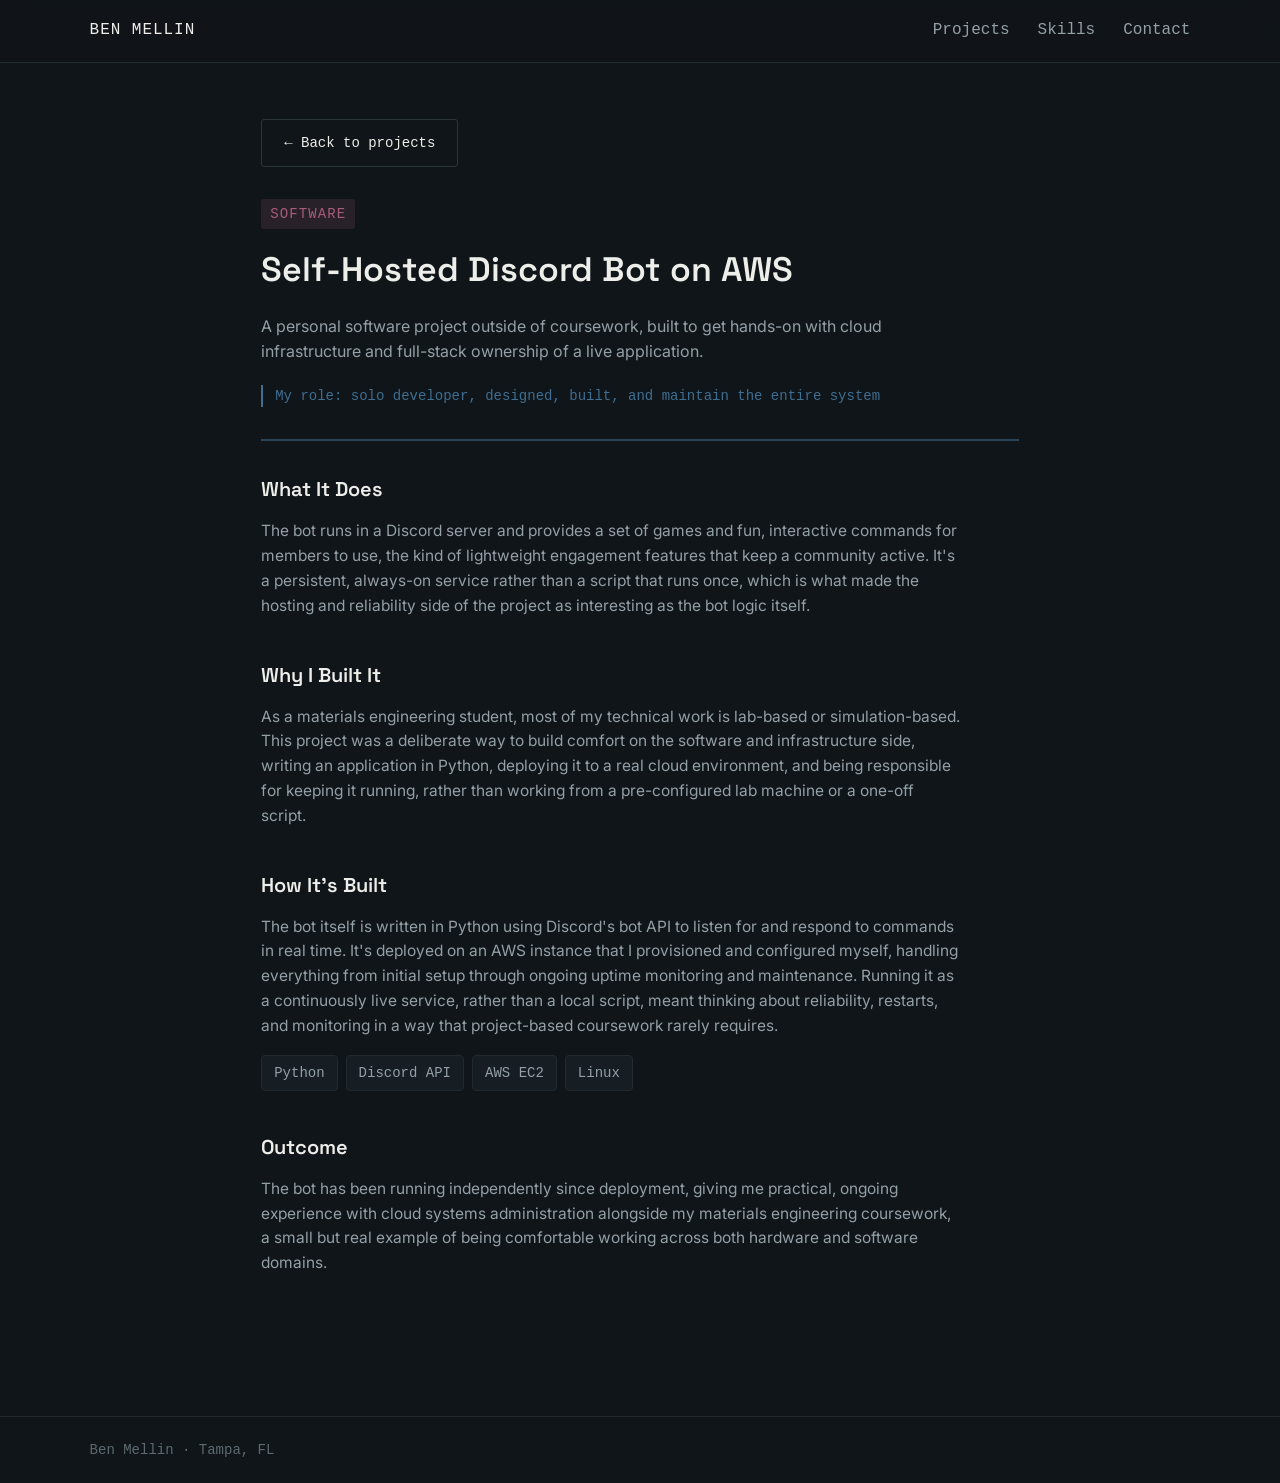
<file: projects/discord-bot.html>
<!DOCTYPE html>
<html lang="en">
<head>
<meta charset="UTF-8">
<meta name="viewport" content="width=device-width, initial-scale=1.0">
<title>Self-Hosted Discord Bot on AWS — Ben Mellin</title>
<link rel="preconnect" href="https://fonts.googleapis.com">
<link rel="preconnect" href="https://fonts.gstatic.com" crossorigin>
<link href="https://fonts.googleapis.com/css2?family=Space+Grotesk:wght@400;500;600;700&family=Inter:wght@400;500;600&display=swap" rel="stylesheet">
<link rel="stylesheet" href="https://cdn.jsdelivr.net/npm/bootstrap-icons@1.11.3/font/bootstrap-icons.min.css">
<link rel="stylesheet" href="../styles.css">
<style>
  .proj-section{ margin-bottom: 40px; }
  .proj-h2{
    font-family: var(--font-display);
    font-weight: 600;
    font-size: 20px;
    margin-bottom: 14px;
  }
  .proj-body{
    color: var(--text-dim);
    max-width: 700px;
    font-size: 15.5px;
  }
  .proj-body p{ margin: 0 0 14px; }
  .role-note{
    font-family: var(--font-mono);
    font-size: 14px;
    color: var(--temper-4);
    border-left: 2px solid var(--temper-4);
    padding-left: 12px;
    margin: 20px 0 32px;
  }
  .stack-row{
    display: flex;
    flex-wrap: wrap;
    gap: 8px;
    margin: 16px 0 8px;
  }
  .stack-chip{
    font-family: var(--font-mono);
    font-size: 14px;
    color: var(--text-dim);
    border: 1px solid var(--border-soft);
    background: var(--surface);
    padding: 6px 12px;
    border-radius: 4px;
  }
</style>
</head>
<body>

<header class="site-nav">
  <div class="nav-inner">
    <a class="nav-mark" href="../index.html">BEN MELLIN</a>
    <ul class="nav-links">
      <li><a href="../index.html#projects">Projects</a></li>
      <li><a href="../index.html#skills">Skills</a></li>
      <li><a href="../index.html#contact">Contact</a></li>
    </ul>
  </div>
</header>

<main class="wrap" style="padding-top:56px; padding-bottom:100px;">
  <a href="../index.html#projects" class="btn btn-ghost" style="margin-bottom:32px; display:inline-flex;">&larr; Back to projects</a>

  <div>
    <span class="tag tag-software">Software</span>
  </div>
  <h1 style="font-family:var(--font-display); font-weight:600; font-size:34px; margin-top:14px; margin-bottom:10px; max-width:720px;">
    Self-Hosted Discord Bot on AWS
  </h1>
  <p style="color:var(--text-dim); max-width:680px; margin-bottom:8px; font-size:16px;">
    A personal software project outside of coursework, built to get hands-on with
    cloud infrastructure and full-stack ownership of a live application.
  </p>

  <div class="role-note">
    My role: solo developer, designed, built, and maintain the entire system
  </div>

  <div class="temper-rule thin" style="margin-bottom:32px;"></div>

  <div class="proj-section">
    <h2 class="proj-h2">What It Does</h2>
    <div class="proj-body">
      <p>
        The bot runs in a Discord server and provides a set of games and fun,
        interactive commands for members to use, the kind of lightweight engagement
        features that keep a community active. It's a persistent, always-on service
        rather than a script that runs once, which is what made the hosting and
        reliability side of the project as interesting as the bot logic itself.
      </p>
    </div>
  </div>

  <div class="proj-section">
    <h2 class="proj-h2">Why I Built It</h2>
    <div class="proj-body">
      <p>
        As a materials engineering student, most of my technical work is lab-based
        or simulation-based. This project was a deliberate way to build comfort on
        the software and infrastructure side, writing an application in Python,
        deploying it to a real cloud environment, and being responsible for keeping
        it running, rather than working from a pre-configured lab machine or a
        one-off script.
      </p>
    </div>
  </div>

  <div class="proj-section">
    <h2 class="proj-h2">How It's Built</h2>
    <div class="proj-body">
      <p>
        The bot itself is written in Python using Discord's bot API to listen for
        and respond to commands in real time. It's deployed on an AWS instance that
        I provisioned and configured myself, handling everything from initial setup
        through ongoing uptime monitoring and maintenance. Running it as a
        continuously live service, rather than a local script, meant thinking about
        reliability, restarts, and monitoring in a way that project-based coursework
        rarely requires.
      </p>
    </div>
    <div class="stack-row">
      <span class="stack-chip">Python</span>
      <span class="stack-chip">Discord API</span>
      <span class="stack-chip">AWS EC2</span>
      <span class="stack-chip">Linux</span>
    </div>
  </div>

  <div class="proj-section">
    <h2 class="proj-h2">Outcome</h2>
    <div class="proj-body">
      <p>
        The bot has been running independently since deployment, giving me practical,
        ongoing experience with cloud systems administration alongside my materials
        engineering coursework, a small but real example of being comfortable working
        across both hardware and software domains.
      </p>
    </div>
  </div>

</main>

<footer>
  <div class="wrap">Ben Mellin &middot; Tampa, FL</div>
</footer>

</body>
</html>
</file>
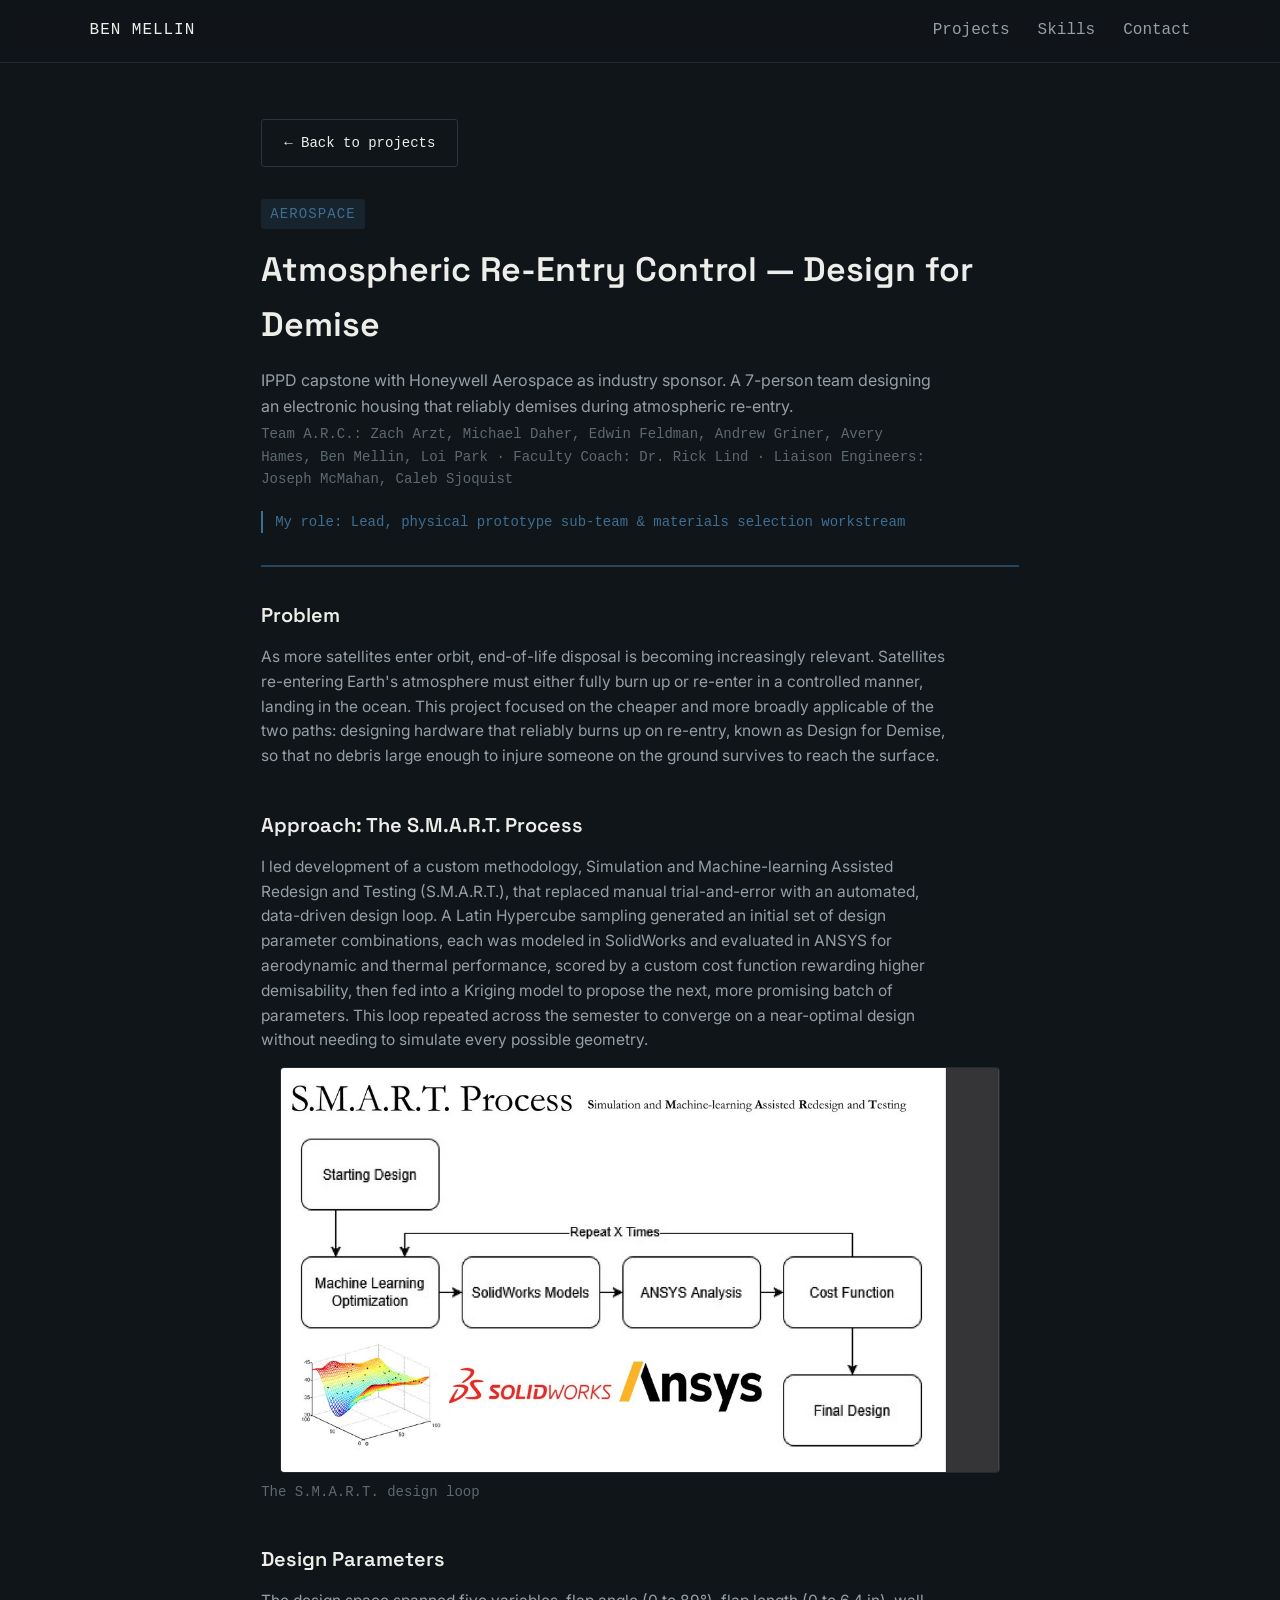
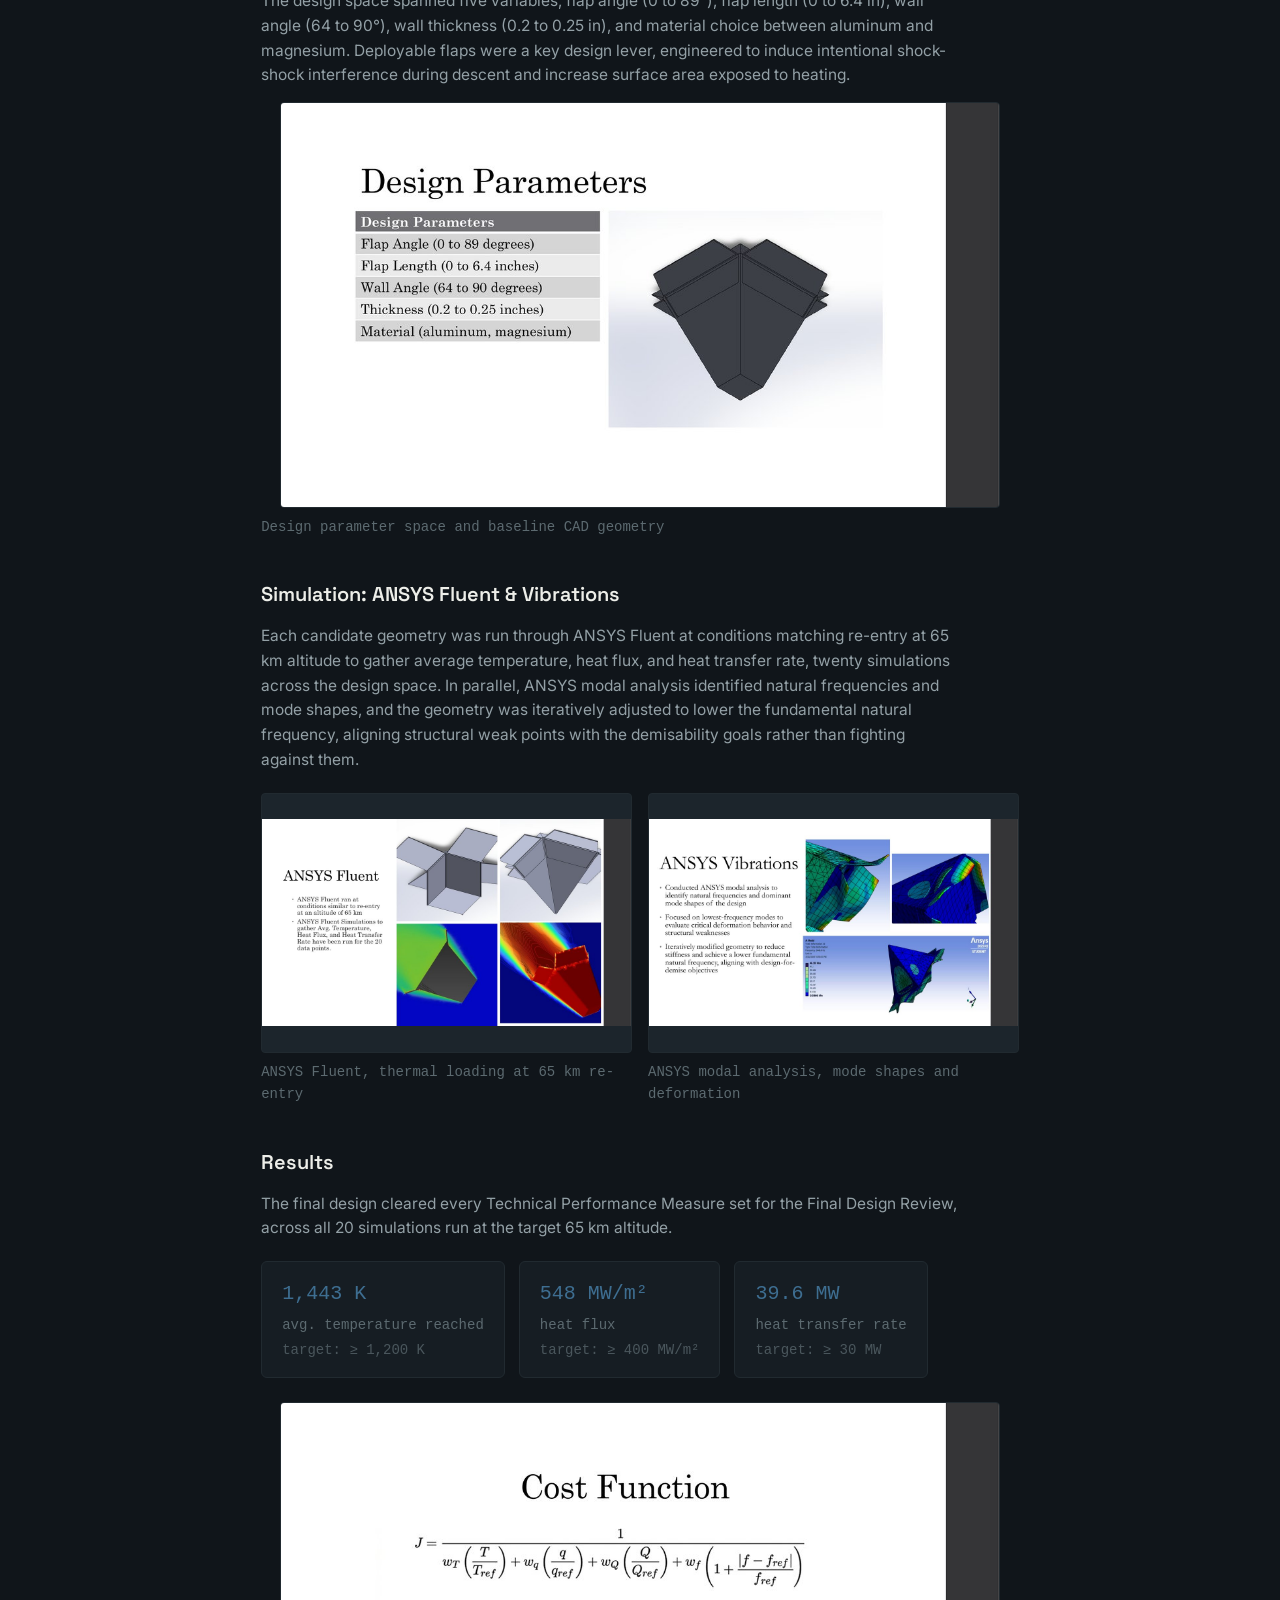
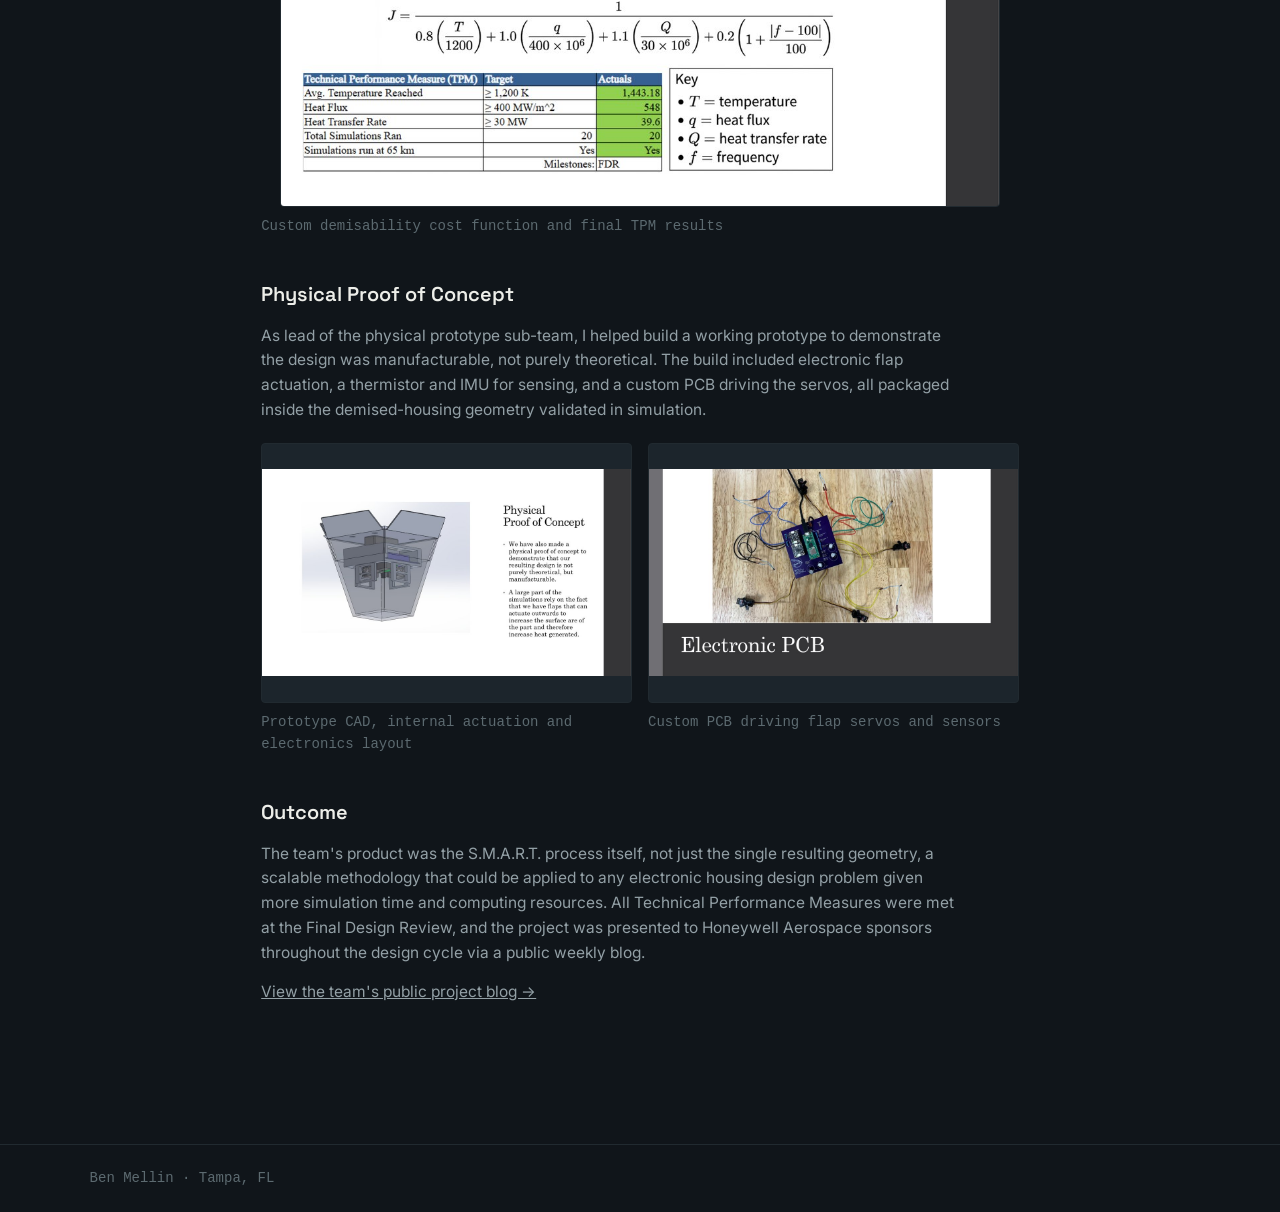
<file: projects/honeywell.html>
<!DOCTYPE html>
<html lang="en">
<head>
<meta charset="UTF-8">
<meta name="viewport" content="width=device-width, initial-scale=1.0">
<title>Atmospheric Re-Entry Control — Honeywell Aerospace — Ben Mellin</title>
<link rel="preconnect" href="https://fonts.googleapis.com">
<link rel="preconnect" href="https://fonts.gstatic.com" crossorigin>
<link href="https://fonts.googleapis.com/css2?family=Space+Grotesk:wght@400;500;600;700&family=Inter:wght@400;500;600&display=swap" rel="stylesheet">
<link rel="stylesheet" href="https://cdn.jsdelivr.net/npm/bootstrap-icons@1.11.3/font/bootstrap-icons.min.css">
<link rel="stylesheet" href="../styles.css">
<style>
  .proj-section{ margin-bottom: 40px; }
  .proj-h2{
    font-family: var(--font-display);
    font-weight: 600;
    font-size: 20px;
    margin-bottom: 14px;
  }
  .proj-body{
    color: var(--text-dim);
    max-width: 700px;
    font-size: 15.5px;
  }
  .proj-body p{ margin: 0 0 14px; }
  .stat-row{
    display: flex;
    flex-wrap: wrap;
    gap: 14px;
    margin: 20px 0 8px;
  }
  .stat{
    background: var(--surface);
    border: 1px solid var(--border-soft);
    border-radius: 6px;
    padding: 16px 20px;
    min-width: 170px;
  }
  .stat-value{
    font-family: var(--font-mono);
    font-size: 20px;
    color: var(--temper-4);
  }
  .stat-label{
    font-family: var(--font-mono);
    font-size: 14px;
    color: var(--text-faint);
    margin-top: 4px;
  }
  .stat-target{
    font-family: var(--font-mono);
    font-size: 14px;
    color: var(--text-faint);
    margin-top: 2px;
    opacity: 0.75;
  }
  .role-note{
    font-family: var(--font-mono);
    font-size: 14px;
    color: var(--temper-4);
    border-left: 2px solid var(--temper-4);
    padding-left: 12px;
    margin: 20px 0 32px;
  }
  .figure-row{
    display: flex;
    gap: 16px;
    flex-wrap: wrap;
    margin: 20px 0;
  }
  .figure{
    flex: 1;
    min-width: 220px;
  }
  .figure img{
    width: 100%;
    height: 260px;
    object-fit: contain;
    background: var(--surface-2);
    border-radius: 4px;
    border: 1px solid var(--border-soft);
    display: block;
  }
  .figure-cap{
    font-family: var(--font-mono);
    font-size: 14px;
    color: var(--text-faint);
    margin-top: 8px;
  }
  .figure-wide img{
    width: 100%;
    max-width: 720px;
    height: auto;
    max-height: 480px;
    object-fit: contain;
    background: var(--surface-2);
    border-radius: 4px;
    border: 1px solid var(--border-soft);
    display: block;
    margin: 0 auto;
  }
  .team-note{
    font-family: var(--font-mono);
    font-size: 14px;
    color: var(--text-faint);
    max-width: 680px;
    margin-top: 4px;
  }
</style>
</head>
<body>

<header class="site-nav">
  <div class="nav-inner">
    <a class="nav-mark" href="../index.html">BEN MELLIN</a>
    <ul class="nav-links">
      <li><a href="../index.html#projects">Projects</a></li>
      <li><a href="../index.html#skills">Skills</a></li>
      <li><a href="../index.html#contact">Contact</a></li>
    </ul>
  </div>
</header>

<main class="wrap" style="padding-top:56px; padding-bottom:100px;">
  <a href="../index.html#projects" class="btn btn-ghost" style="margin-bottom:32px; display:inline-flex;">&larr; Back to projects</a>

  <div>
    <span class="tag tag-aerospace">Aerospace</span>
  </div>
  <h1 style="font-family:var(--font-display); font-weight:600; font-size:34px; margin-top:14px; margin-bottom:10px; max-width:720px;">
    Atmospheric Re-Entry Control &mdash; Design for Demise
  </h1>
  <p style="color:var(--text-dim); max-width:680px; margin-bottom:4px; font-size:16px;">
    IPPD capstone with Honeywell Aerospace as industry sponsor. A 7-person team
    designing an electronic housing that reliably demises during atmospheric
    re-entry.
  </p>
  <p class="team-note">
    Team A.R.C.: Zach Arzt, Michael Daher, Edwin Feldman, Andrew Griner, Avery Hames,
    Ben Mellin, Loi Park &middot; Faculty Coach: Dr. Rick Lind &middot; Liaison Engineers:
    Joseph McMahan, Caleb Sjoquist
  </p>

  <div class="role-note">
    My role: Lead, physical prototype sub-team &amp; materials selection workstream
  </div>

  <div class="temper-rule thin" style="margin-bottom:32px;"></div>

  <div class="proj-section">
    <h2 class="proj-h2">Problem</h2>
    <div class="proj-body">
      <p>
        As more satellites enter orbit, end-of-life disposal is becoming increasingly
        relevant. Satellites re-entering Earth's atmosphere must either fully burn up
        or re-enter in a controlled manner, landing in the ocean. This project focused
        on the cheaper and more broadly applicable of the two paths: designing
        hardware that reliably burns up on re-entry, known as Design for Demise, so
        that no debris large enough to injure someone on the ground survives to reach
        the surface.
      </p>
    </div>
  </div>

  <div class="proj-section">
    <h2 class="proj-h2">Approach: The S.M.A.R.T. Process</h2>
    <div class="proj-body">
      <p>
        I led development of a custom methodology, Simulation and Machine-learning
        Assisted Redesign and Testing (S.M.A.R.T.), that replaced manual
        trial-and-error with an automated, data-driven design loop. A Latin Hypercube
        sampling generated an initial set of design parameter combinations, each was
        modeled in SolidWorks and evaluated in ANSYS for aerodynamic and thermal
        performance, scored by a custom cost function rewarding higher demisability,
        then fed into a Kriging model to propose the next, more promising batch of
        parameters. This loop repeated across the semester to converge on a
        near-optimal design without needing to simulate every possible geometry.
      </p>
    </div>
    <div class="figure figure-wide">
      <img src="media/arc-smart-process.jpg" alt="Diagram of the S.M.A.R.T. process: starting design, machine learning optimization, SolidWorks models, ANSYS analysis, cost function, repeat">
      <div class="figure-cap">The S.M.A.R.T. design loop</div>
    </div>
  </div>

  <div class="proj-section">
    <h2 class="proj-h2">Design Parameters</h2>
    <div class="proj-body">
      <p>
        The design space spanned five variables, flap angle (0 to 89&deg;), flap
        length (0 to 6.4 in), wall angle (64 to 90&deg;), wall thickness (0.2 to 0.25
        in), and material choice between aluminum and magnesium. Deployable flaps
        were a key design lever, engineered to induce intentional shock-shock
        interference during descent and increase surface area exposed to heating.
      </p>
    </div>
    <div class="figure figure-wide">
      <img src="media/arc-design-parameters.jpg" alt="Table of design parameters and a CAD render of the housing with deployable flaps">
      <div class="figure-cap">Design parameter space and baseline CAD geometry</div>
    </div>
  </div>

  <div class="proj-section">
    <h2 class="proj-h2">Simulation: ANSYS Fluent &amp; Vibrations</h2>
    <div class="proj-body">
      <p>
        Each candidate geometry was run through ANSYS Fluent at conditions matching
        re-entry at 65 km altitude to gather average temperature, heat flux, and heat
        transfer rate, twenty simulations across the design space. In parallel, ANSYS
        modal analysis identified natural frequencies and mode shapes, and the
        geometry was iteratively adjusted to lower the fundamental natural frequency,
        aligning structural weak points with the demisability goals rather than fighting
        against them.
      </p>
    </div>
    <div class="figure-row">
      <div class="figure">
        <img src="media/arc-ansys-fluent.jpg" alt="ANSYS Fluent thermal simulation results showing heat distribution across the housing during re-entry">
        <div class="figure-cap">ANSYS Fluent, thermal loading at 65 km re-entry</div>
      </div>
      <div class="figure">
        <img src="media/arc-ansys-vibrations.jpg" alt="ANSYS modal analysis results showing deformation and natural frequency mode shapes">
        <div class="figure-cap">ANSYS modal analysis, mode shapes and deformation</div>
      </div>
    </div>
  </div>

  <div class="proj-section">
    <h2 class="proj-h2">Results</h2>
    <div class="proj-body">
      <p>
        The final design cleared every Technical Performance Measure set for the
        Final Design Review, across all 20 simulations run at the target 65 km
        altitude.
      </p>
    </div>
    <div class="stat-row">
      <div class="stat">
        <div class="stat-value">1,443 K</div>
        <div class="stat-label">avg. temperature reached</div>
        <div class="stat-target">target: &ge; 1,200 K</div>
      </div>
      <div class="stat">
        <div class="stat-value">548 MW/m&sup2;</div>
        <div class="stat-label">heat flux</div>
        <div class="stat-target">target: &ge; 400 MW/m&sup2;</div>
      </div>
      <div class="stat">
        <div class="stat-value">39.6 MW</div>
        <div class="stat-label">heat transfer rate</div>
        <div class="stat-target">target: &ge; 30 MW</div>
      </div>
    </div>
    <div class="figure figure-wide" style="margin-top:24px;">
      <img src="media/arc-cost-function.jpg" alt="Cost function formula and technical performance measure results table">
      <div class="figure-cap">Custom demisability cost function and final TPM results</div>
    </div>
  </div>

  <div class="proj-section">
    <h2 class="proj-h2">Physical Proof of Concept</h2>
    <div class="proj-body">
      <p>
        As lead of the physical prototype sub-team, I helped build a working
        prototype to demonstrate the design was manufacturable, not purely
        theoretical. The build included electronic flap actuation, a thermistor and
        IMU for sensing, and a custom PCB driving the servos, all packaged inside the
        demised-housing geometry validated in simulation.
      </p>
    </div>
    <div class="figure-row">
      <div class="figure">
        <img src="media/arc-physical-poc.jpg" alt="CAD cutaway of the physical prototype showing internal servo actuation and electronics">
        <div class="figure-cap">Prototype CAD, internal actuation and electronics layout</div>
      </div>
      <div class="figure">
        <img src="media/arc-electronic-pcb.jpg" alt="Photo of the custom PCB with servo and thermistor connections">
        <div class="figure-cap">Custom PCB driving flap servos and sensors</div>
      </div>
    </div>
  </div>

  <div class="proj-section">
    <h2 class="proj-h2">Outcome</h2>
    <div class="proj-body">
      <p>
        The team's product was the S.M.A.R.T. process itself, not just the single
        resulting geometry, a scalable methodology that could be applied to any
        electronic housing design problem given more simulation time and computing
        resources. All Technical Performance Measures were met at the Final Design
        Review, and the project was presented to Honeywell Aerospace sponsors
        throughout the design cycle via a public weekly blog.
      </p>
      <p>
        <a href="https://www.ippd.ufl.edu/blogs/ay2526team10/" target="_blank" rel="noopener noreferrer">View the team's public project blog &rarr;</a>
      </p>
    </div>
  </div>

</main>

<footer>
  <div class="wrap">Ben Mellin &middot; Tampa, FL</div>
</footer>

</body>
</html>
</file>
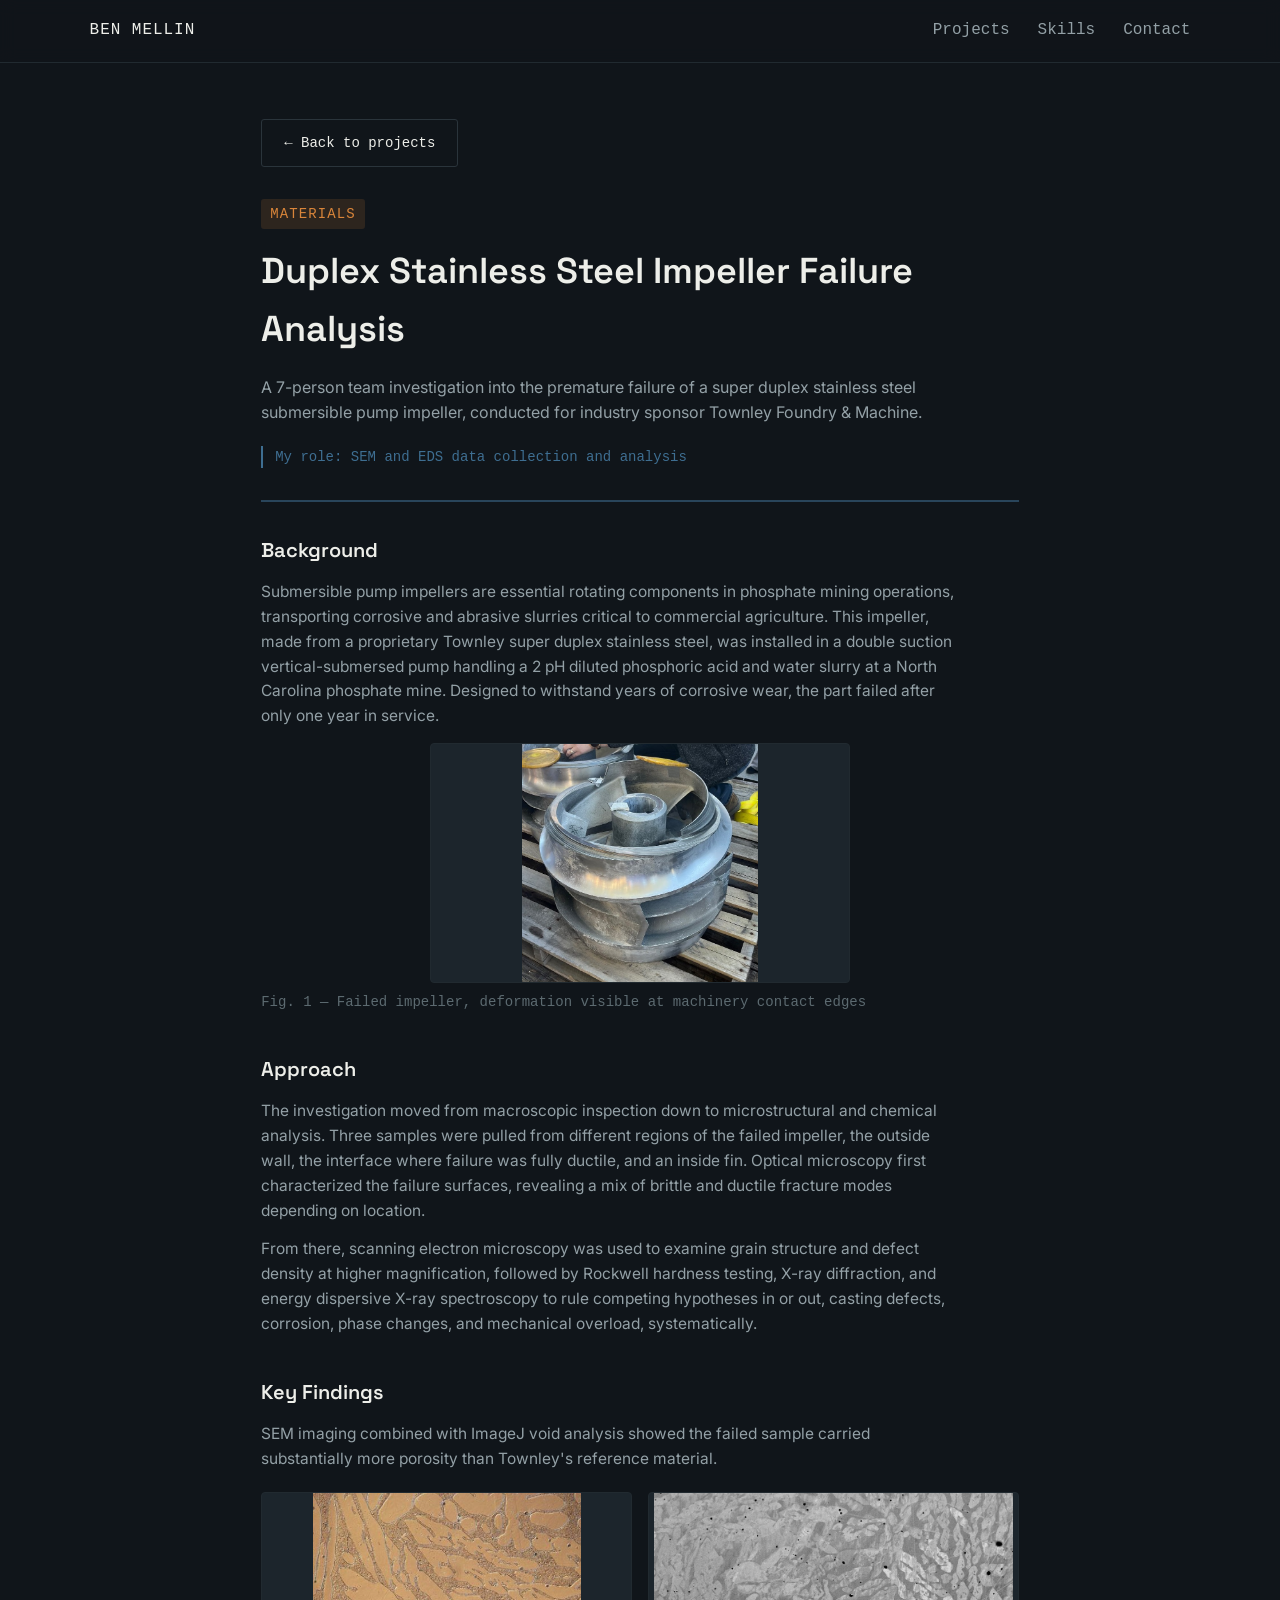
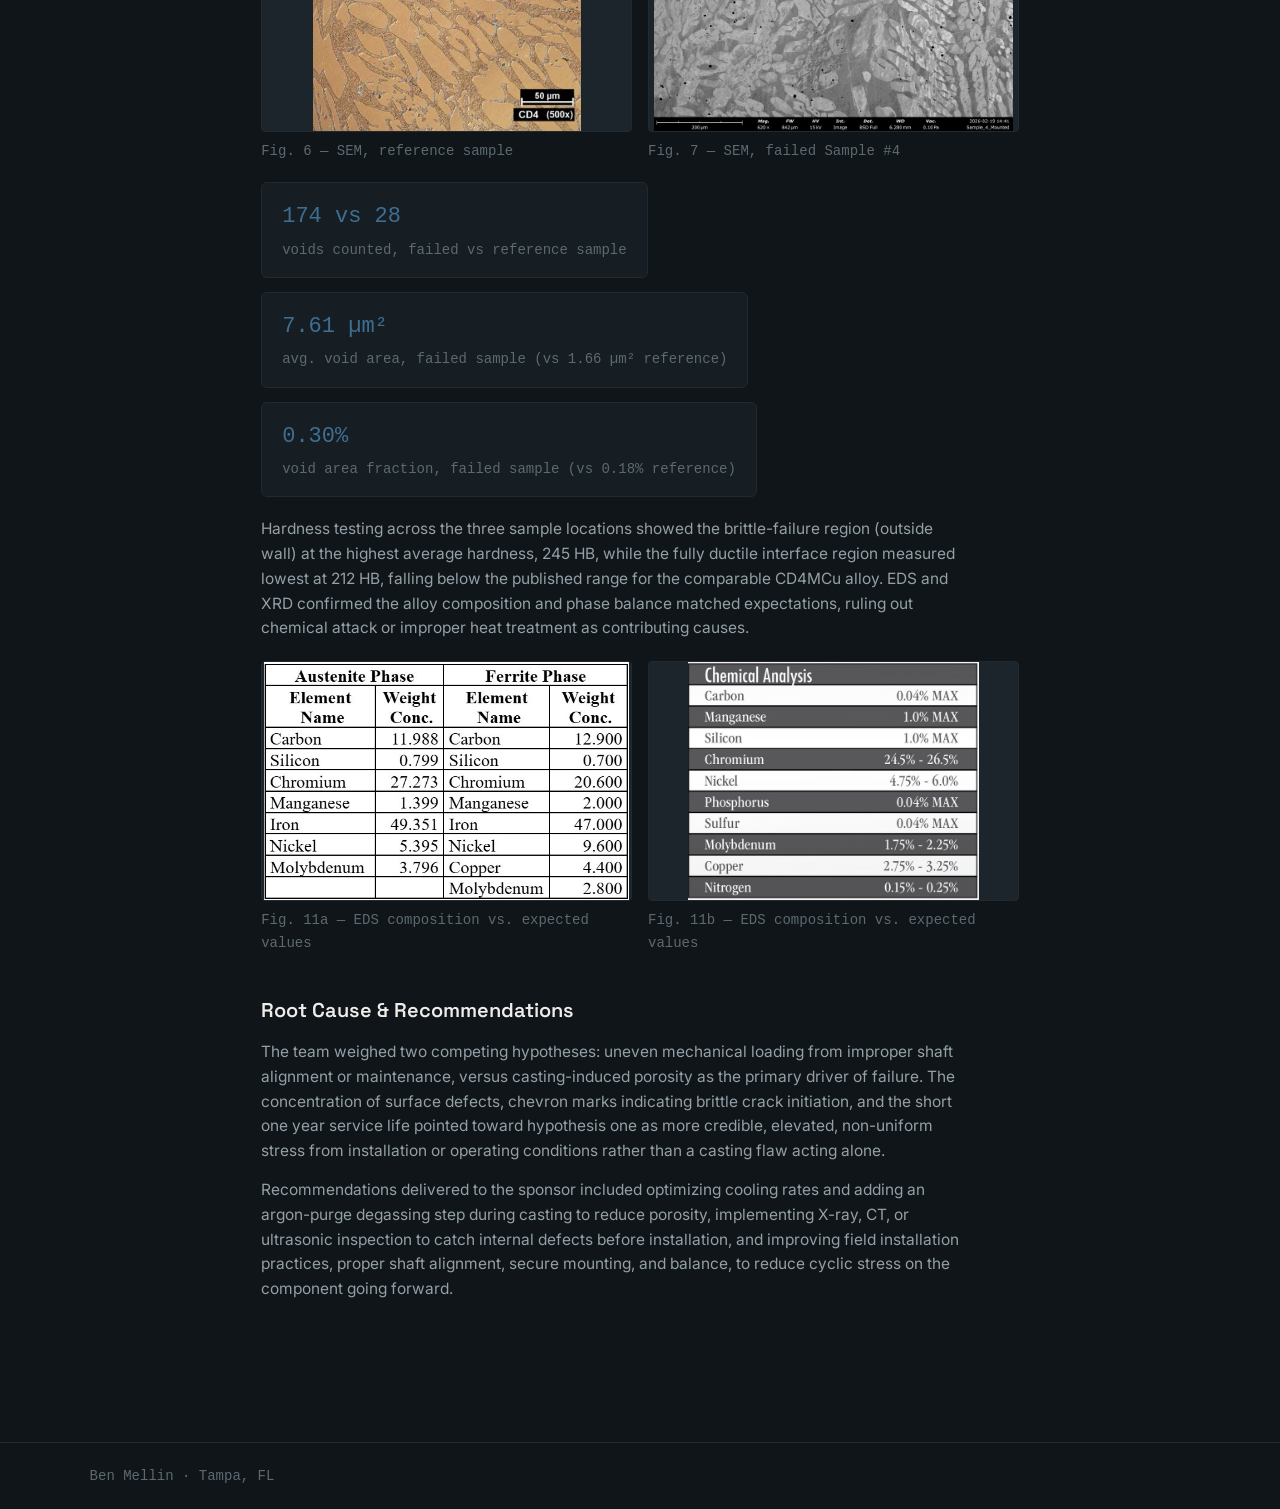
<file: projects/impeller-failure-analysis.html>
<!DOCTYPE html>
<html lang="en">
<head>
<meta charset="UTF-8">
<meta name="viewport" content="width=device-width, initial-scale=1.0">
<title>Duplex Stainless Steel Impeller Failure Analysis — Ben Mellin</title>
<link rel="preconnect" href="https://fonts.googleapis.com">
<link rel="preconnect" href="https://fonts.gstatic.com" crossorigin>
<link href="https://fonts.googleapis.com/css2?family=Space+Grotesk:wght@400;500;600;700&family=Inter:wght@400;500;600&display=swap" rel="stylesheet">
<link rel="stylesheet" href="https://cdn.jsdelivr.net/npm/bootstrap-icons@1.11.3/font/bootstrap-icons.min.css">
<link rel="stylesheet" href="../styles.css">
<style>
  .proj-section{ margin-bottom: 40px; }
  .proj-h2{
    font-family: var(--font-display);
    font-weight: 600;
    font-size: 20px;
    margin-bottom: 14px;
  }
  .proj-body{
    color: var(--text-dim);
    max-width: 700px;
    font-size: 15.5px;
  }
  .proj-body p{ margin: 0 0 14px; }
  .stat-row{
    display: flex;
    flex-wrap: wrap;
    gap: 14px;
    margin: 20px 0 8px;
  }
  .stat{
    background: var(--surface);
    border: 1px solid var(--border-soft);
    border-radius: 6px;
    padding: 16px 20px;
    min-width: 160px;
  }
  .stat-value{
    font-family: var(--font-mono);
    font-size: 22px;
    color: var(--temper-4);
  }
  .stat-label{
    font-family: var(--font-mono);
    font-size: 14px;
    color: var(--text-faint);
    margin-top: 4px;
  }
  .role-note{
    font-family: var(--font-mono);
    font-size: 14px;
    color: var(--temper-4);
    border-left: 2px solid var(--temper-4);
    padding-left: 12px;
    margin: 20px 0 32px;
  }
  .figure-row{
    display: flex;
    gap: 16px;
    flex-wrap: wrap;
    margin: 20px 0;
  }
  .figure{
    flex: 1;
    min-width: 220px;
  }
  .figure img{
    width: 100%;
    height: 240px;
    object-fit: contain;
    background: var(--surface-2);
    border-radius: 4px;
    border: 1px solid var(--border-soft);
    display: block;
  }
  .figure-cap{
    font-family: var(--font-mono);
    font-size: 14px;
    color: var(--text-faint);
    margin-top: 8px;
  }
  .figure-hero img{
    max-width: 420px;
    margin: 0 auto;
  }
</style>
</head>
<body>

<header class="site-nav">
  <div class="nav-inner">
    <a class="nav-mark" href="../index.html">BEN MELLIN</a>
    <ul class="nav-links">
      <li><a href="../index.html#projects">Projects</a></li>
      <li><a href="../index.html#skills">Skills</a></li>
      <li><a href="../index.html#contact">Contact</a></li>
    </ul>
  </div>
</header>

<main class="wrap" style="padding-top:56px; padding-bottom:100px;">
  <a href="../index.html#projects" class="btn btn-ghost" style="margin-bottom:32px; display:inline-flex;">&larr; Back to projects</a>

  <div>
    <span class="tag tag-materials">Materials</span>
  </div>
  <h1 style="font-family:var(--font-display); font-weight:600; font-size:36px; margin-top:14px; margin-bottom:10px; max-width:720px;">
    Duplex Stainless Steel Impeller Failure Analysis
  </h1>
  <p style="color:var(--text-dim); max-width:680px; margin-bottom:8px; font-size:16px;">
    A 7-person team investigation into the premature failure of a super duplex
    stainless steel submersible pump impeller, conducted for industry sponsor
    Townley Foundry &amp; Machine.
  </p>

  <div class="role-note">
    My role: SEM and EDS data collection and analysis
  </div>

  <div class="temper-rule thin" style="margin-bottom:32px;"></div>

  <div class="proj-section">
    <h2 class="proj-h2">Background</h2>
    <div class="proj-body">
      <p>
        Submersible pump impellers are essential rotating components in phosphate
        mining operations, transporting corrosive and abrasive slurries critical to
        commercial agriculture. This impeller, made from a proprietary Townley super
        duplex stainless steel, was installed in a double suction vertical-submersed
        pump handling a 2 pH diluted phosphoric acid and water slurry at a North
        Carolina phosphate mine. Designed to withstand years of corrosive wear, the
        part failed after only one year in service.
      </p>
    </div>
    <div class="figure figure-hero">
      <img src="media/impeller-failed.jpg" alt="Photo of the failed impeller showing deformation at contact edges">
      <div class="figure-cap">Fig. 1 — Failed impeller, deformation visible at machinery contact edges</div>
    </div>
  </div>

  <div class="proj-section">
    <h2 class="proj-h2">Approach</h2>
    <div class="proj-body">
      <p>
        The investigation moved from macroscopic inspection down to microstructural
        and chemical analysis. Three samples were pulled from different regions of
        the failed impeller, the outside wall, the interface where failure was fully
        ductile, and an inside fin. Optical microscopy first characterized the
        failure surfaces, revealing a mix of brittle and ductile fracture modes
        depending on location.
      </p>
      <p>
        From there, scanning electron microscopy was used to examine grain
        structure and defect density at higher magnification, followed by Rockwell
        hardness testing, X-ray diffraction, and energy dispersive X-ray spectroscopy
        to rule competing hypotheses in or out, casting defects, corrosion, phase
        changes, and mechanical overload, systematically.
      </p>
    </div>
  </div>

  <div class="proj-section">
    <h2 class="proj-h2">Key Findings</h2>
    <div class="proj-body">
      <p>
        SEM imaging combined with ImageJ void analysis showed the failed sample
        carried substantially more porosity than Townley's reference material.
      </p>
    </div>
    <div class="figure-row">
      <div class="figure">
        <img src="media/sem-reference.jpg" alt="SEM image of reference sample showing baseline porosity">
        <div class="figure-cap">Fig. 6 — SEM, reference sample</div>
      </div>
      <div class="figure">
        <img src="media/sem-failed.jpg" alt="SEM image of failed Sample 4 showing elevated void density">
        <div class="figure-cap">Fig. 7 — SEM, failed Sample #4</div>
      </div>
    </div>
    <div class="stat-row">
      <div class="stat">
        <div class="stat-value">174 vs 28</div>
        <div class="stat-label">voids counted, failed vs reference sample</div>
      </div>
      <div class="stat">
        <div class="stat-value">7.61 &micro;m&sup2;</div>
        <div class="stat-label">avg. void area, failed sample (vs 1.66 &micro;m&sup2; reference)</div>
      </div>
      <div class="stat">
        <div class="stat-value">0.30%</div>
        <div class="stat-label">void area fraction, failed sample (vs 0.18% reference)</div>
      </div>
    </div>
    <div class="proj-body" style="margin-top:20px;">
      <p>
        Hardness testing across the three sample locations showed the brittle-failure
        region (outside wall) at the highest average hardness, 245 HB, while the
        fully ductile interface region measured lowest at 212 HB, falling below the
        published range for the comparable CD4MCu alloy. EDS and XRD confirmed the
        alloy composition and phase balance matched expectations, ruling out
        chemical attack or improper heat treatment as contributing causes.
      </p>
    </div>
    <div class="figure-row">
      <div class="figure">
        <img src="media/eds-comparison-1.jpg" alt="EDS chemical composition chart, sample 1">
        <div class="figure-cap">Fig. 11a — EDS composition vs. expected values</div>
      </div>
      <div class="figure">
        <img src="media/eds-comparison-2.jpg" alt="EDS chemical composition chart, sample 2">
        <div class="figure-cap">Fig. 11b — EDS composition vs. expected values</div>
      </div>
    </div>
  </div>

  <div class="proj-section">
    <h2 class="proj-h2">Root Cause &amp; Recommendations</h2>
    <div class="proj-body">
      <p>
        The team weighed two competing hypotheses: uneven mechanical loading from
        improper shaft alignment or maintenance, versus casting-induced porosity as
        the primary driver of failure. The concentration of surface defects,
        chevron marks indicating brittle crack initiation, and the short one year
        service life pointed toward hypothesis one as more credible, elevated,
        non-uniform stress from installation or operating conditions rather than a
        casting flaw acting alone.
      </p>
      <p>
        Recommendations delivered to the sponsor included optimizing cooling rates
        and adding an argon-purge degassing step during casting to reduce porosity,
        implementing X-ray, CT, or ultrasonic inspection to catch internal defects
        before installation, and improving field installation practices, proper
        shaft alignment, secure mounting, and balance, to reduce cyclic stress on
        the component going forward.
      </p>
    </div>
  </div>

</main>

<footer>
  <div class="wrap">Ben Mellin &middot; Tampa, FL</div>
</footer>

</body>
</html>
</file>
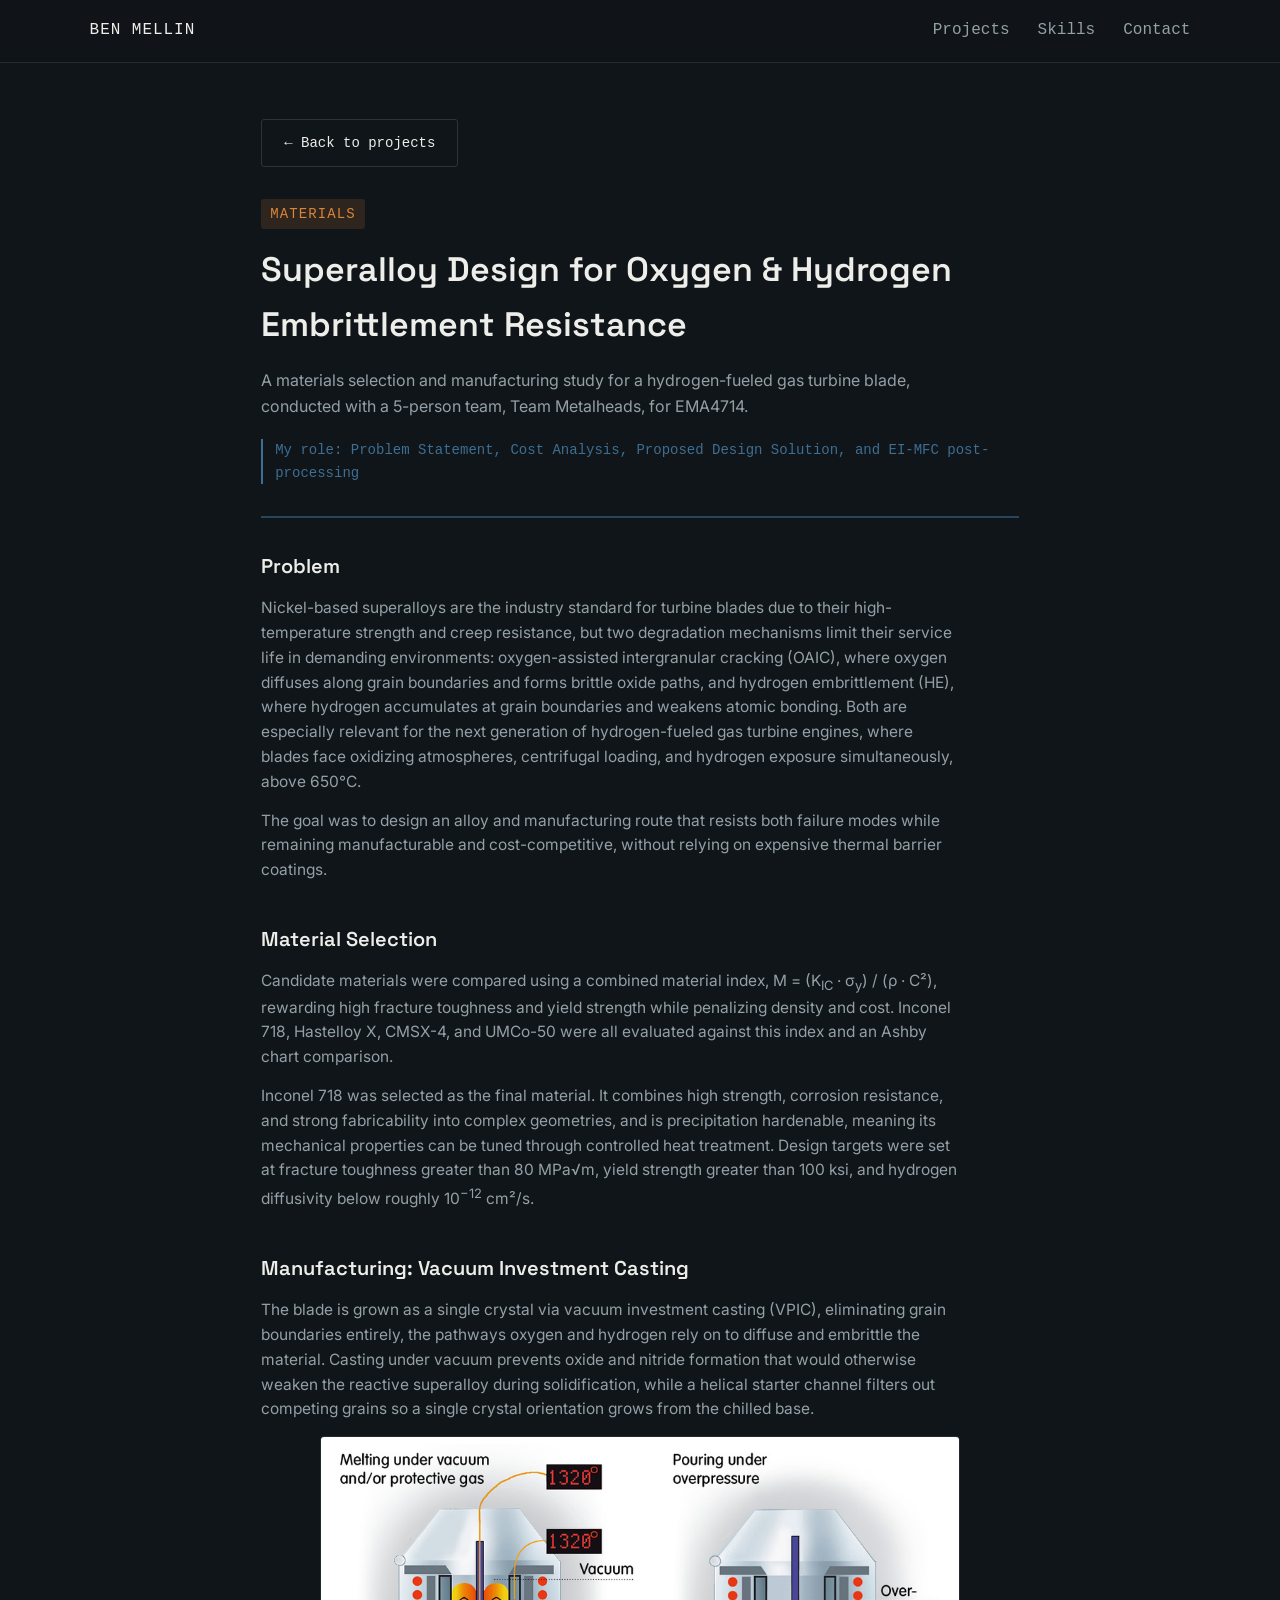
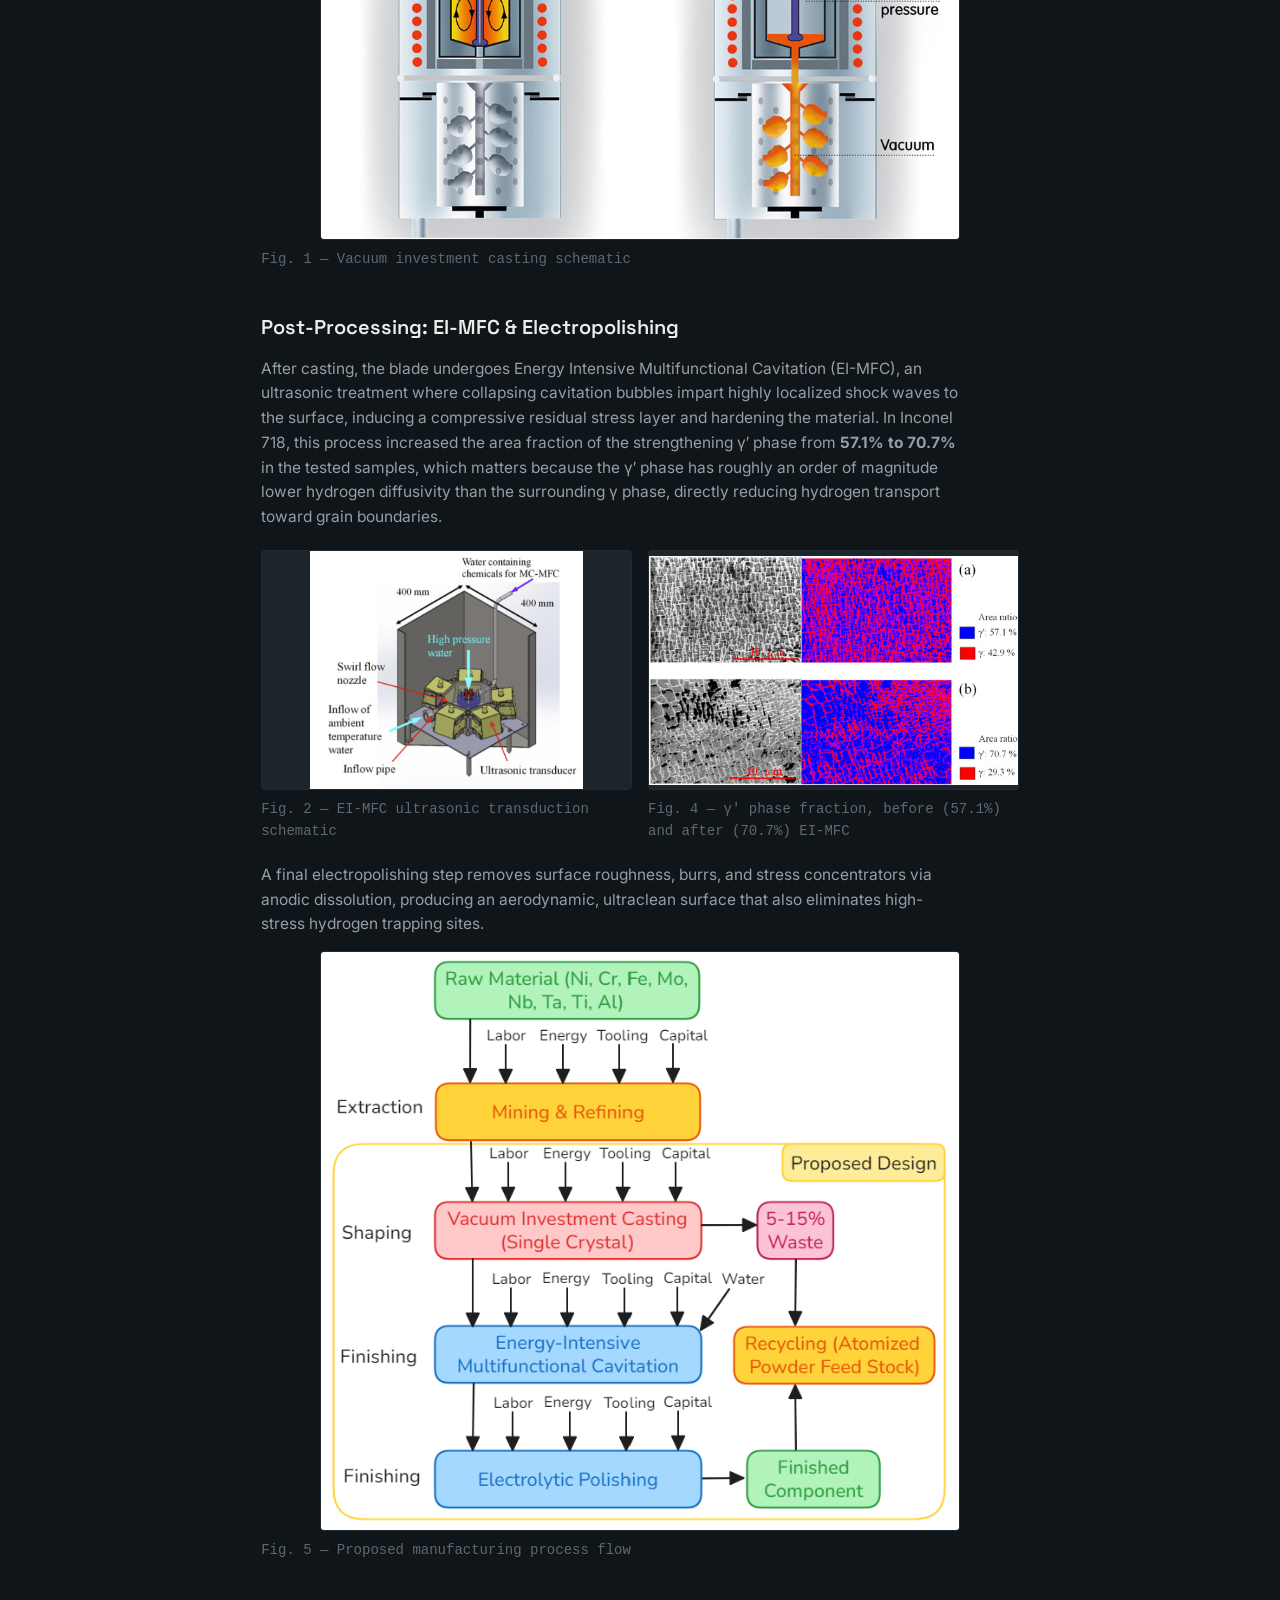
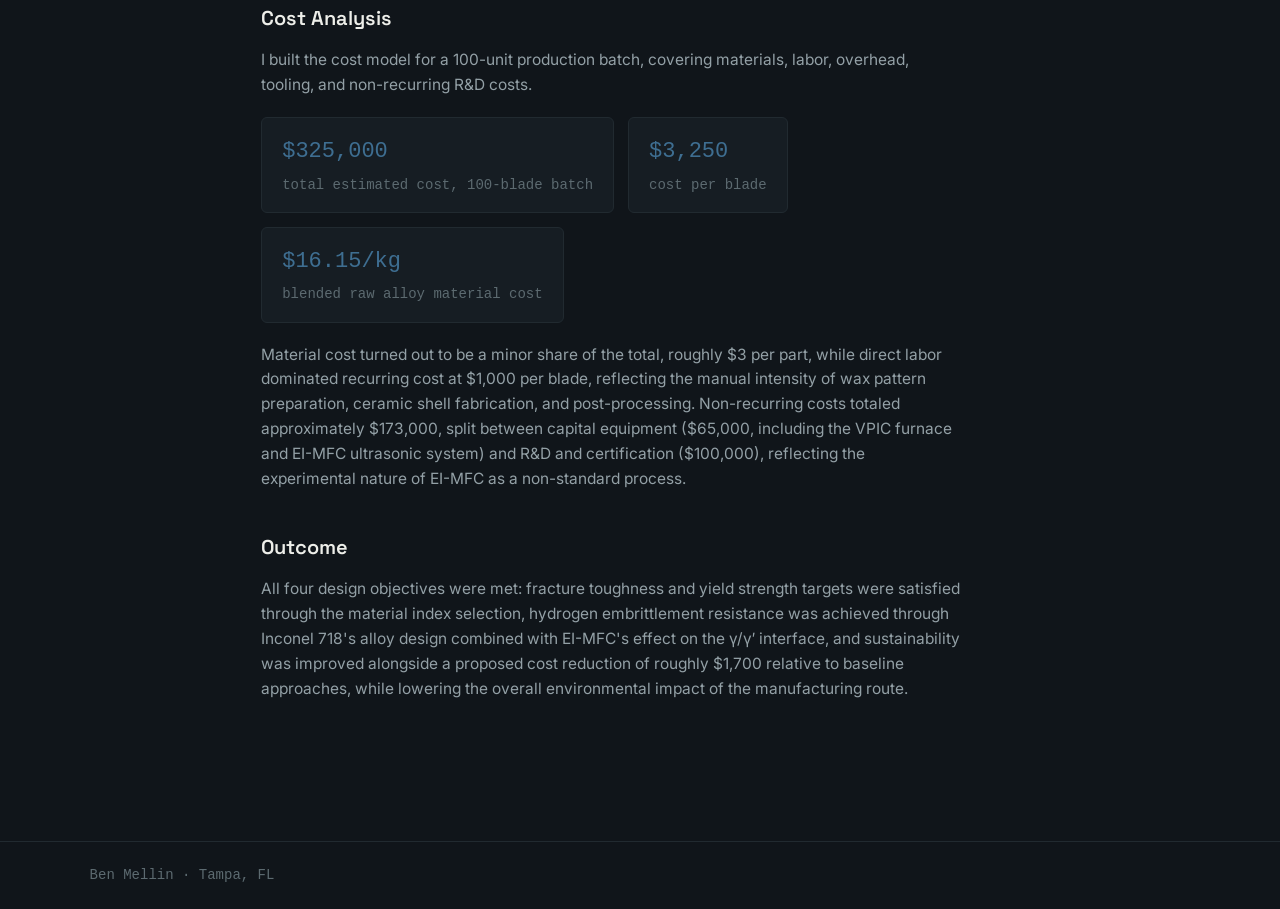
<file: projects/inconel-718.html>
<!DOCTYPE html>
<html lang="en">
<head>
<meta charset="UTF-8">
<meta name="viewport" content="width=device-width, initial-scale=1.0">
<title>Inconel 718 Turbine Blade Manufacturing — Ben Mellin</title>
<link rel="preconnect" href="https://fonts.googleapis.com">
<link rel="preconnect" href="https://fonts.gstatic.com" crossorigin>
<link href="https://fonts.googleapis.com/css2?family=Space+Grotesk:wght@400;500;600;700&family=Inter:wght@400;500;600&display=swap" rel="stylesheet">
<link rel="stylesheet" href="https://cdn.jsdelivr.net/npm/bootstrap-icons@1.11.3/font/bootstrap-icons.min.css">
<link rel="stylesheet" href="../styles.css">
<style>
  .proj-section{ margin-bottom: 40px; }
  .proj-h2{
    font-family: var(--font-display);
    font-weight: 600;
    font-size: 20px;
    margin-bottom: 14px;
  }
  .proj-body{
    color: var(--text-dim);
    max-width: 700px;
    font-size: 15.5px;
  }
  .proj-body p{ margin: 0 0 14px; }
  .stat-row{
    display: flex;
    flex-wrap: wrap;
    gap: 14px;
    margin: 20px 0 8px;
  }
  .stat{
    background: var(--surface);
    border: 1px solid var(--border-soft);
    border-radius: 6px;
    padding: 16px 20px;
    min-width: 160px;
  }
  .stat-value{
    font-family: var(--font-mono);
    font-size: 22px;
    color: var(--temper-4);
  }
  .stat-label{
    font-family: var(--font-mono);
    font-size: 14px;
    color: var(--text-faint);
    margin-top: 4px;
  }
  .role-note{
    font-family: var(--font-mono);
    font-size: 14px;
    color: var(--temper-4);
    border-left: 2px solid var(--temper-4);
    padding-left: 12px;
    margin: 20px 0 32px;
  }
  .figure-row{
    display: flex;
    gap: 16px;
    flex-wrap: wrap;
    margin: 20px 0;
  }
  .figure{
    flex: 1;
    min-width: 220px;
  }
  .figure img{
    width: 100%;
    height: 240px;
    object-fit: contain;
    background: var(--surface-2);
    border-radius: 4px;
    border: 1px solid var(--border-soft);
    display: block;
  }
  .figure-cap{
    font-family: var(--font-mono);
    font-size: 14px;
    color: var(--text-faint);
    margin-top: 8px;
  }
  .figure-wide img{
    width: 100%;
    max-width: 640px;
    height: auto;
    object-fit: contain;
    background: var(--surface-2);
    border-radius: 4px;
    border: 1px solid var(--border-soft);
    display: block;
    margin: 0 auto;
  }
</style>
</head>
<body>

<header class="site-nav">
  <div class="nav-inner">
    <a class="nav-mark" href="../index.html">BEN MELLIN</a>
    <ul class="nav-links">
      <li><a href="../index.html#projects">Projects</a></li>
      <li><a href="../index.html#skills">Skills</a></li>
      <li><a href="../index.html#contact">Contact</a></li>
    </ul>
  </div>
</header>

<main class="wrap" style="padding-top:56px; padding-bottom:100px;">
  <a href="../index.html#projects" class="btn btn-ghost" style="margin-bottom:32px; display:inline-flex;">&larr; Back to projects</a>

  <div>
    <span class="tag tag-materials">Materials</span>
  </div>
  <h1 style="font-family:var(--font-display); font-weight:600; font-size:34px; margin-top:14px; margin-bottom:10px; max-width:720px;">
    Superalloy Design for Oxygen &amp; Hydrogen Embrittlement Resistance
  </h1>
  <p style="color:var(--text-dim); max-width:680px; margin-bottom:8px; font-size:16px;">
    A materials selection and manufacturing study for a hydrogen-fueled gas turbine
    blade, conducted with a 5-person team, Team Metalheads, for EMA4714.
  </p>

  <div class="role-note">
    My role: Problem Statement, Cost Analysis, Proposed Design Solution, and EI-MFC post-processing
  </div>

  <div class="temper-rule thin" style="margin-bottom:32px;"></div>

  <div class="proj-section">
    <h2 class="proj-h2">Problem</h2>
    <div class="proj-body">
      <p>
        Nickel-based superalloys are the industry standard for turbine blades due to
        their high-temperature strength and creep resistance, but two degradation
        mechanisms limit their service life in demanding environments: oxygen-assisted
        intergranular cracking (OAIC), where oxygen diffuses along grain boundaries and
        forms brittle oxide paths, and hydrogen embrittlement (HE), where hydrogen
        accumulates at grain boundaries and weakens atomic bonding. Both are especially
        relevant for the next generation of hydrogen-fueled gas turbine engines, where
        blades face oxidizing atmospheres, centrifugal loading, and hydrogen exposure
        simultaneously, above 650&deg;C.
      </p>
      <p>
        The goal was to design an alloy and manufacturing route that resists both
        failure modes while remaining manufacturable and cost-competitive, without
        relying on expensive thermal barrier coatings.
      </p>
    </div>
  </div>

  <div class="proj-section">
    <h2 class="proj-h2">Material Selection</h2>
    <div class="proj-body">
      <p>
        Candidate materials were compared using a combined material index,
        M = (K<sub>IC</sub> &middot; &sigma;<sub>y</sub>) / (&rho; &middot; C&sup2;),
        rewarding high fracture toughness and yield strength while penalizing density
        and cost. Inconel 718, Hastelloy X, CMSX-4, and UMCo-50 were all evaluated
        against this index and an Ashby chart comparison.
      </p>
      <p>
        Inconel 718 was selected as the final material. It combines high strength,
        corrosion resistance, and strong fabricability into complex geometries, and is
        precipitation hardenable, meaning its mechanical properties can be tuned
        through controlled heat treatment. Design targets were set at fracture
        toughness greater than 80 MPa&radic;m, yield strength greater than 100 ksi, and
        hydrogen diffusivity below roughly 10<sup>&minus;12</sup> cm&sup2;/s.
      </p>
    </div>
  </div>

  <div class="proj-section">
    <h2 class="proj-h2">Manufacturing: Vacuum Investment Casting</h2>
    <div class="proj-body">
      <p>
        The blade is grown as a single crystal via vacuum investment casting (VPIC),
        eliminating grain boundaries entirely, the pathways oxygen and hydrogen rely
        on to diffuse and embrittle the material. Casting under vacuum prevents oxide
        and nitride formation that would otherwise weaken the reactive superalloy
        during solidification, while a helical starter channel filters out competing
        grains so a single crystal orientation grows from the chilled base.
      </p>
    </div>
    <div class="figure figure-wide">
      <img src="media/inconel-vpic-schematic.png" alt="Schematic of vacuum investment casting process, melting under vacuum and pouring under overpressure">
      <div class="figure-cap">Fig. 1 &mdash; Vacuum investment casting schematic</div>
    </div>
  </div>

  <div class="proj-section">
    <h2 class="proj-h2">Post-Processing: EI-MFC &amp; Electropolishing</h2>
    <div class="proj-body">
      <p>
        After casting, the blade undergoes Energy Intensive Multifunctional Cavitation
        (EI-MFC), an ultrasonic treatment where collapsing cavitation bubbles impart
        highly localized shock waves to the surface, inducing a compressive residual
        stress layer and hardening the material. In Inconel 718, this process
        increased the area fraction of the strengthening &gamma;&prime; phase from
        <strong>57.1% to 70.7%</strong> in the tested samples, which matters because the
        &gamma;&prime; phase has roughly an order of magnitude lower hydrogen
        diffusivity than the surrounding &gamma; phase, directly reducing hydrogen
        transport toward grain boundaries.
      </p>
    </div>
    <div class="figure-row">
      <div class="figure">
        <img src="media/inconel-eimfc-schematic.png" alt="Schematic of the EI-MFC ultrasonic cavitation setup">
        <div class="figure-cap">Fig. 2 &mdash; EI-MFC ultrasonic transduction schematic</div>
      </div>
      <div class="figure">
        <img src="media/inconel-gamma-prime-comparison.png" alt="Comparison of gamma prime phase area fraction before and after EI-MFC treatment">
        <div class="figure-cap">Fig. 4 &mdash; &gamma;&prime; phase fraction, before (57.1%) and after (70.7%) EI-MFC</div>
      </div>
    </div>
    <div class="proj-body" style="margin-top:20px;">
      <p>
        A final electropolishing step removes surface roughness, burrs, and stress
        concentrators via anodic dissolution, producing an aerodynamic, ultraclean
        surface that also eliminates high-stress hydrogen trapping sites.
      </p>
    </div>
    <div class="figure figure-wide">
      <img src="media/inconel-manufacturing-flowchart.png" alt="Flowchart of the proposed manufacturing process from raw material to finished component">
      <div class="figure-cap">Fig. 5 &mdash; Proposed manufacturing process flow</div>
    </div>
  </div>

  <div class="proj-section">
    <h2 class="proj-h2">Cost Analysis</h2>
    <div class="proj-body">
      <p>
        I built the cost model for a 100-unit production batch, covering materials,
        labor, overhead, tooling, and non-recurring R&amp;D costs.
      </p>
    </div>
    <div class="stat-row">
      <div class="stat">
        <div class="stat-value">$325,000</div>
        <div class="stat-label">total estimated cost, 100-blade batch</div>
      </div>
      <div class="stat">
        <div class="stat-value">$3,250</div>
        <div class="stat-label">cost per blade</div>
      </div>
      <div class="stat">
        <div class="stat-value">$16.15/kg</div>
        <div class="stat-label">blended raw alloy material cost</div>
      </div>
    </div>
    <div class="proj-body" style="margin-top:20px;">
      <p>
        Material cost turned out to be a minor share of the total, roughly $3 per
        part, while direct labor dominated recurring cost at $1,000 per blade,
        reflecting the manual intensity of wax pattern preparation, ceramic shell
        fabrication, and post-processing. Non-recurring costs totaled approximately
        $173,000, split between capital equipment ($65,000, including the VPIC
        furnace and EI-MFC ultrasonic system) and R&amp;D and certification
        ($100,000), reflecting the experimental nature of EI-MFC as a non-standard
        process.
      </p>
    </div>
  </div>

  <div class="proj-section">
    <h2 class="proj-h2">Outcome</h2>
    <div class="proj-body">
      <p>
        All four design objectives were met: fracture toughness and yield strength
        targets were satisfied through the material index selection, hydrogen
        embrittlement resistance was achieved through Inconel 718's alloy design
        combined with EI-MFC's effect on the &gamma;/&gamma;&prime; interface, and
        sustainability was improved alongside a proposed cost reduction of roughly
        $1,700 relative to baseline approaches, while lowering the overall
        environmental impact of the manufacturing route.
      </p>
    </div>
  </div>

</main>

<footer>
  <div class="wrap">Ben Mellin &middot; Tampa, FL</div>
</footer>

</body>
</html>
</file>
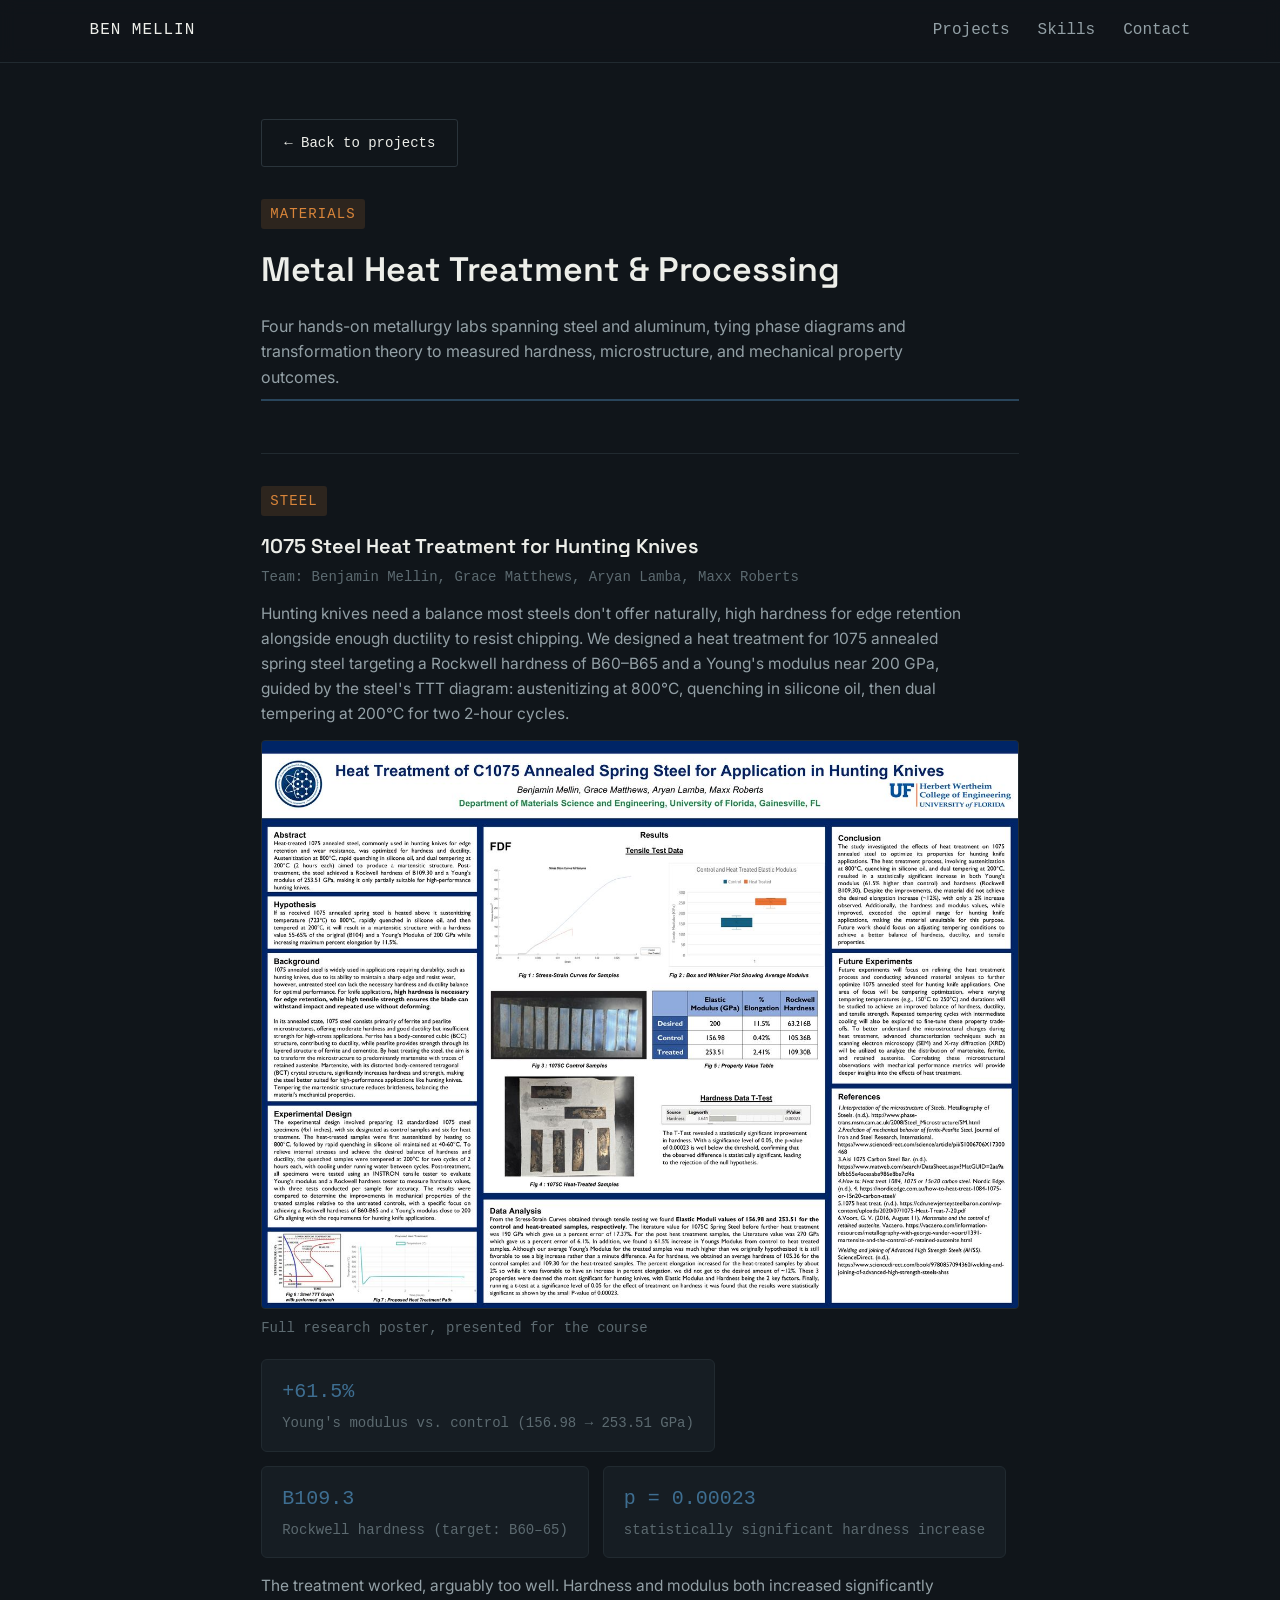
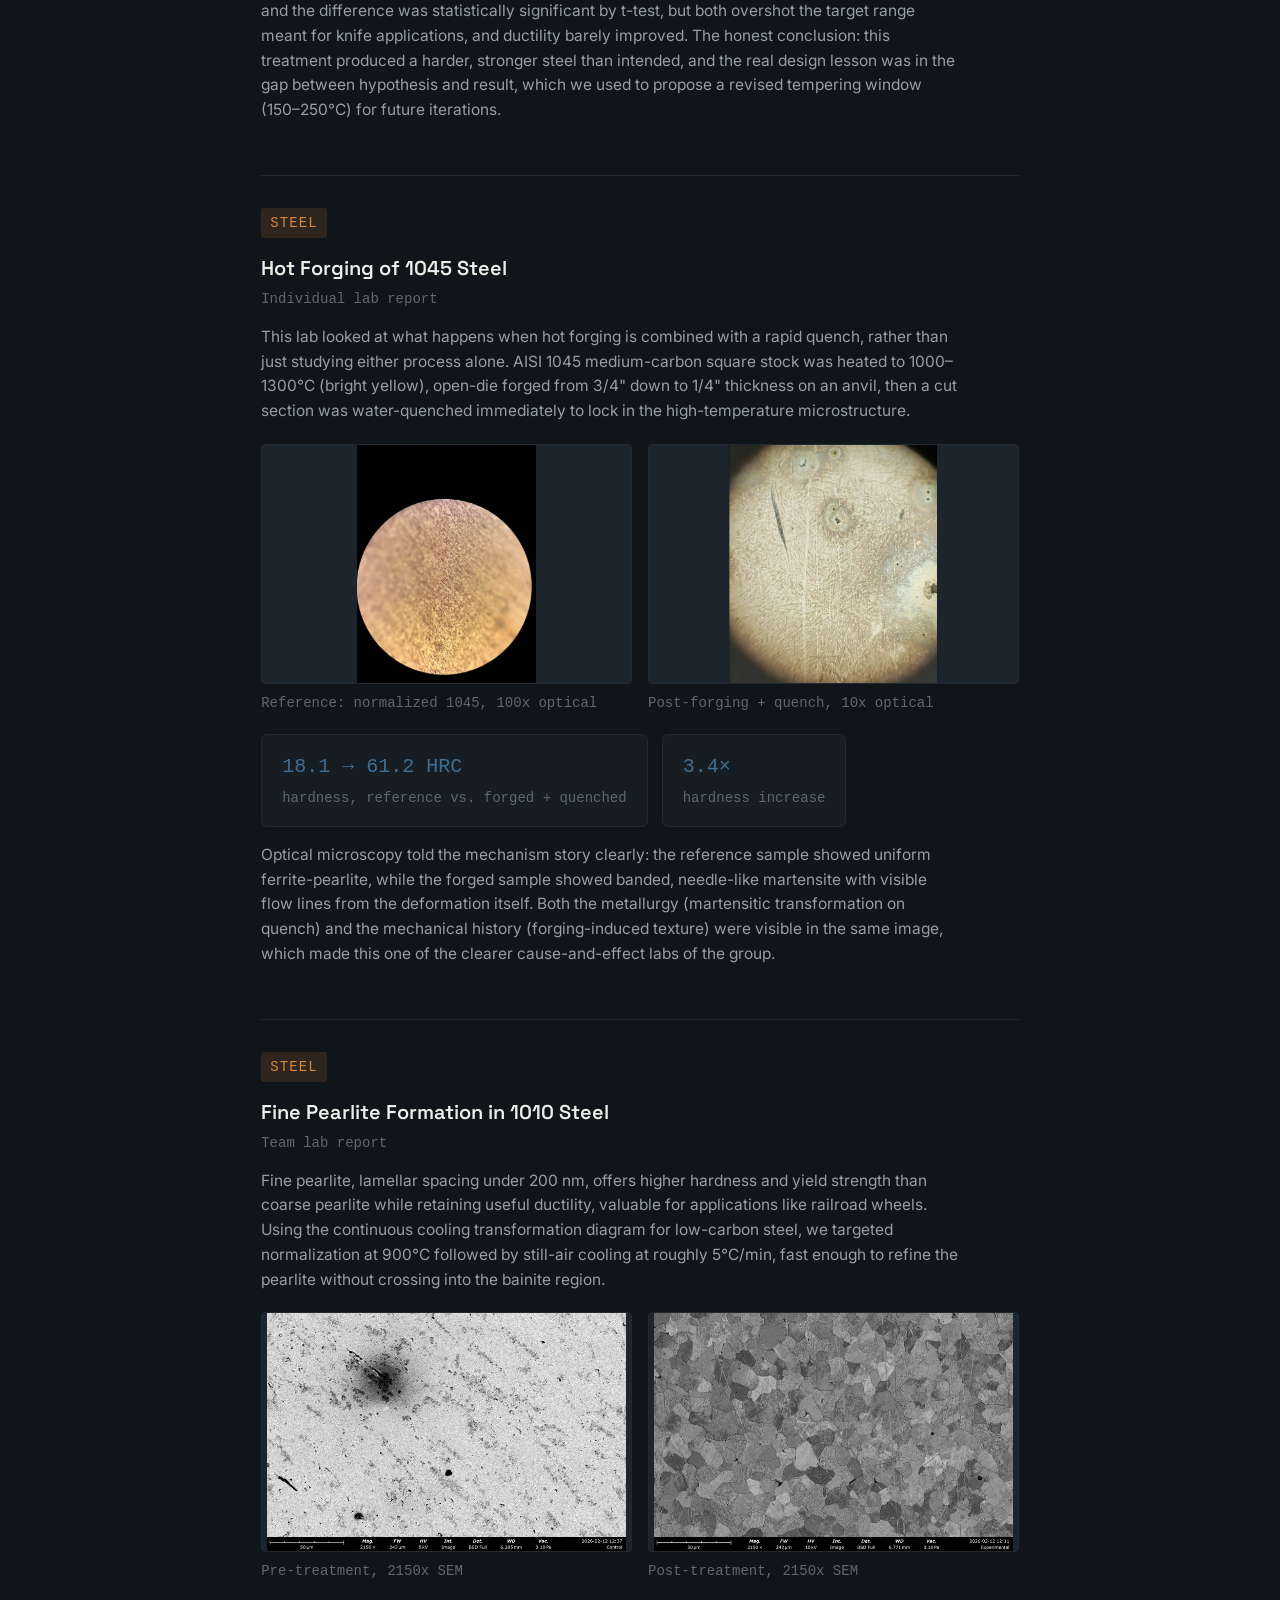
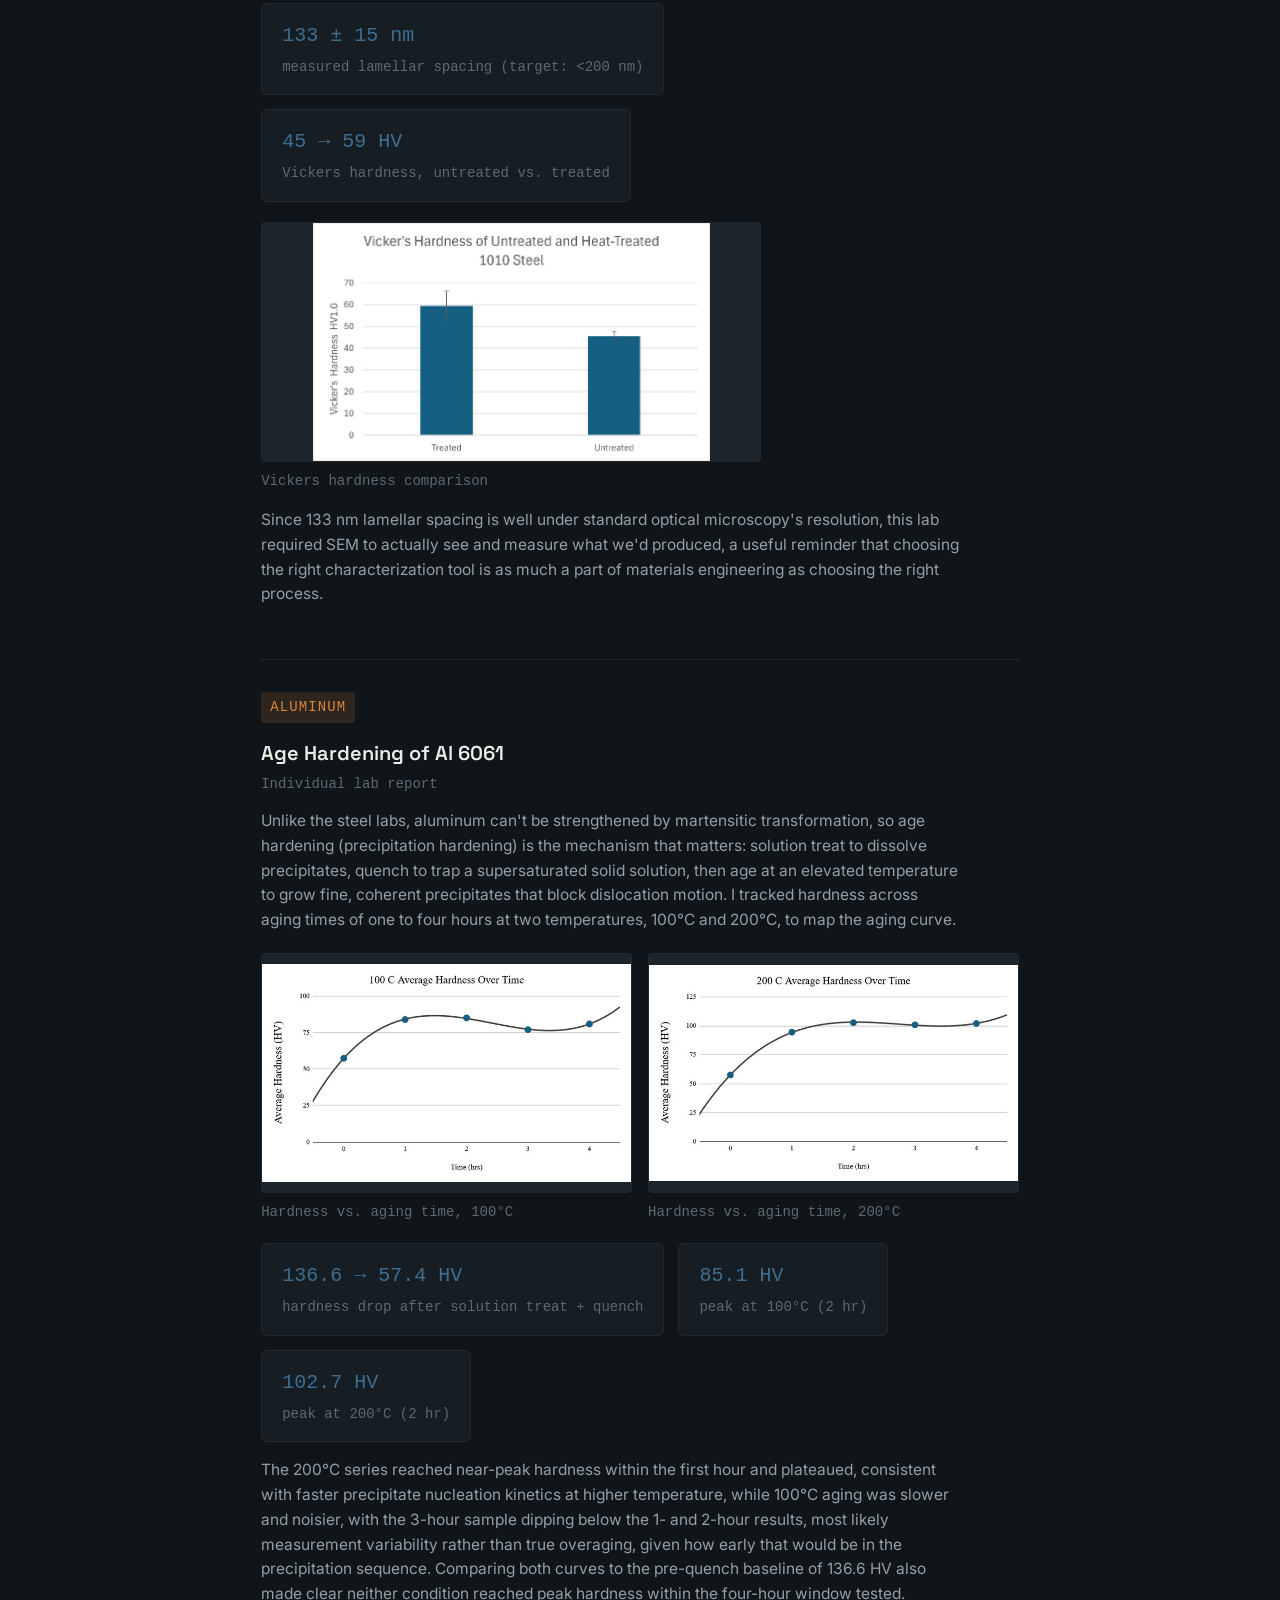
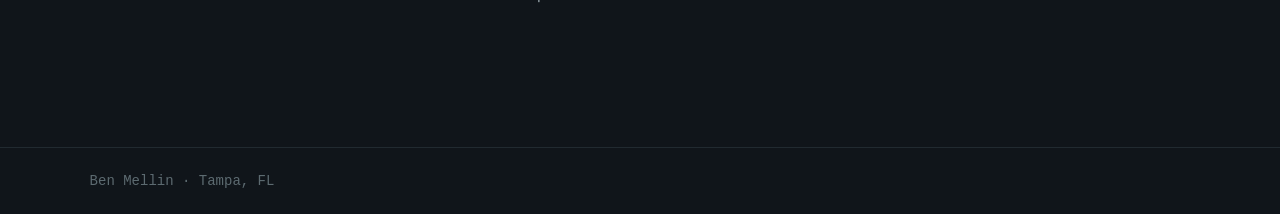
<file: projects/metal-heat-treatment.html>
<!DOCTYPE html>
<html lang="en">
<head>
<meta charset="UTF-8">
<meta name="viewport" content="width=device-width, initial-scale=1.0">
<title>Metal Heat Treatment &amp; Processing — Ben Mellin</title>
<link rel="preconnect" href="https://fonts.googleapis.com">
<link rel="preconnect" href="https://fonts.gstatic.com" crossorigin>
<link href="https://fonts.googleapis.com/css2?family=Space+Grotesk:wght@400;500;600;700&family=Inter:wght@400;500;600&display=swap" rel="stylesheet">
<link rel="stylesheet" href="https://cdn.jsdelivr.net/npm/bootstrap-icons@1.11.3/font/bootstrap-icons.min.css">
<link rel="stylesheet" href="../styles.css">
<style>
  .proj-section{ margin-bottom: 40px; }
  .proj-h2{
    font-family: var(--font-display);
    font-weight: 600;
    font-size: 20px;
    margin-bottom: 4px;
  }
  .proj-h2-sub{
    font-family: var(--font-mono);
    font-size: 14px;
    color: var(--text-faint);
    margin-bottom: 14px;
  }
  .proj-body{
    color: var(--text-dim);
    max-width: 700px;
    font-size: 15.5px;
  }
  .proj-body p{ margin: 0 0 14px; }
  .stat-row{
    display: flex;
    flex-wrap: wrap;
    gap: 14px;
    margin: 20px 0 8px;
  }
  .stat{
    background: var(--surface);
    border: 1px solid var(--border-soft);
    border-radius: 6px;
    padding: 16px 20px;
    min-width: 150px;
  }
  .stat-value{
    font-family: var(--font-mono);
    font-size: 20px;
    color: var(--temper-4);
  }
  .stat-label{
    font-family: var(--font-mono);
    font-size: 14px;
    color: var(--text-faint);
    margin-top: 4px;
  }
  .figure-row{
    display: flex;
    gap: 16px;
    flex-wrap: wrap;
    margin: 20px 0;
  }
  .figure{
    flex: 1;
    min-width: 220px;
  }
  .figure img{
    width: 100%;
    height: 240px;
    object-fit: contain;
    background: var(--surface-2);
    border-radius: 4px;
    border: 1px solid var(--border-soft);
    display: block;
  }
  .figure-cap{
    font-family: var(--font-mono);
    font-size: 14px;
    color: var(--text-faint);
    margin-top: 8px;
  }
  .figure-wide img{
    width: 100%;
    max-width: 960px;
    height: auto;
    max-height: 720px;
    object-fit: contain;
    background: var(--surface-2);
    border-radius: 4px;
    border: 1px solid var(--border-soft);
    display: block;
    margin: 0 auto;
  }
  .section-divider{
    margin: 52px 0 40px;
    padding-top: 32px;
    border-top: 1px solid var(--border-soft);
  }
  .section-divider:first-of-type{
    margin-top: 0;
    padding-top: 0;
    border-top: none;
  }
  .team-note{
    font-family: var(--font-mono);
    font-size: 14px;
    color: var(--text-faint);
    margin: 4px 0 16px;
  }
</style>
</head>
<body>

<header class="site-nav">
  <div class="nav-inner">
    <a class="nav-mark" href="../index.html">BEN MELLIN</a>
    <ul class="nav-links">
      <li><a href="../index.html#projects">Projects</a></li>
      <li><a href="../index.html#skills">Skills</a></li>
      <li><a href="../index.html#contact">Contact</a></li>
    </ul>
  </div>
</header>

<main class="wrap" style="padding-top:56px; padding-bottom:100px;">
  <a href="../index.html#projects" class="btn btn-ghost" style="margin-bottom:32px; display:inline-flex;">&larr; Back to projects</a>

  <div>
    <span class="tag tag-materials">Materials</span>
  </div>
  <h1 style="font-family:var(--font-display); font-weight:600; font-size:34px; margin-top:14px; margin-bottom:10px; max-width:720px;">
    Metal Heat Treatment &amp; Processing
  </h1>
  <p style="color:var(--text-dim); max-width:680px; margin-bottom:8px; font-size:16px;">
    Four hands-on metallurgy labs spanning steel and aluminum, tying phase
    diagrams and transformation theory to measured hardness, microstructure,
    and mechanical property outcomes.
  </p>

  <div class="temper-rule thin" style="margin-bottom:32px;"></div>

  <div class="section-divider">
    <div>
      <span class="tag tag-materials">Steel</span>
    </div>
    <h2 class="proj-h2" style="margin-top:14px;">1075 Steel Heat Treatment for Hunting Knives</h2>
    <div class="proj-h2-sub">Team: Benjamin Mellin, Grace Matthews, Aryan Lamba, Maxx Roberts</div>
    <div class="proj-body">
      <p>
        Hunting knives need a balance most steels don't offer naturally, high
        hardness for edge retention alongside enough ductility to resist
        chipping. We designed a heat treatment for 1075 annealed spring steel
        targeting a Rockwell hardness of B60&ndash;B65 and a Young's modulus
        near 200 GPa, guided by the steel's TTT diagram: austenitizing at
        800&deg;C, quenching in silicone oil, then dual tempering at 200&deg;C
        for two 2-hour cycles.
      </p>
    </div>
    <div class="figure figure-wide">
      <img src="media/1075-poster-full.jpg" alt="Research poster: Heat Treatment of C1075 Annealed Spring Steel for Application in Hunting Knives">
      <div class="figure-cap">Full research poster, presented for the course</div>
    </div>
    <div class="stat-row">
      <div class="stat">
        <div class="stat-value">+61.5%</div>
        <div class="stat-label">Young's modulus vs. control (156.98 &rarr; 253.51 GPa)</div>
      </div>
      <div class="stat">
        <div class="stat-value">B109.3</div>
        <div class="stat-label">Rockwell hardness (target: B60&ndash;65)</div>
      </div>
      <div class="stat">
        <div class="stat-value">p = 0.00023</div>
        <div class="stat-label">statistically significant hardness increase</div>
      </div>
    </div>
    <div class="proj-body" style="margin-top:16px;">
      <p>
        The treatment worked, arguably too well. Hardness and modulus both
        increased significantly and the difference was statistically
        significant by t-test, but both overshot the target range meant for
        knife applications, and ductility barely improved. The honest
        conclusion: this treatment produced a harder, stronger steel than
        intended, and the real design lesson was in the gap between
        hypothesis and result, which we used to propose a revised tempering
        window (150&ndash;250&deg;C) for future iterations.
      </p>
    </div>
  </div>

  <div class="section-divider">
    <div>
      <span class="tag tag-materials">Steel</span>
    </div>
    <h2 class="proj-h2" style="margin-top:14px;">Hot Forging of 1045 Steel</h2>
    <div class="proj-h2-sub">Individual lab report</div>
    <div class="proj-body">
      <p>
        This lab looked at what happens when hot forging is combined with a
        rapid quench, rather than just studying either process alone. AISI
        1045 medium-carbon square stock was heated to 1000&ndash;1300&deg;C
        (bright yellow), open-die forged from 3/4" down to 1/4" thickness on
        an anvil, then a cut section was water-quenched immediately to lock
        in the high-temperature microstructure.
      </p>
    </div>
    <div class="figure-row">
      <div class="figure">
        <img src="media/forging-before.jpg" alt="Optical micrograph of normalized 1045 steel reference sample at 100x">
        <div class="figure-cap">Reference: normalized 1045, 100x optical</div>
      </div>
      <div class="figure">
        <img src="media/forging-after.jpg" alt="Optical micrograph of forged and quenched 1045 steel at 10x showing banding and flow lines">
        <div class="figure-cap">Post-forging + quench, 10x optical</div>
      </div>
    </div>
    <div class="stat-row">
      <div class="stat">
        <div class="stat-value">18.1 &rarr; 61.2 HRC</div>
        <div class="stat-label">hardness, reference vs. forged + quenched</div>
      </div>
      <div class="stat">
        <div class="stat-value">3.4&times;</div>
        <div class="stat-label">hardness increase</div>
      </div>
    </div>
    <div class="proj-body" style="margin-top:16px;">
      <p>
        Optical microscopy told the mechanism story clearly: the reference
        sample showed uniform ferrite-pearlite, while the forged sample
        showed banded, needle-like martensite with visible flow lines from
        the deformation itself. Both the metallurgy (martensitic
        transformation on quench) and the mechanical history (forging-induced
        texture) were visible in the same image, which made this one of the
        clearer cause-and-effect labs of the group.
      </p>
    </div>
  </div>

  <div class="section-divider">
    <div>
      <span class="tag tag-materials">Steel</span>
    </div>
    <h2 class="proj-h2" style="margin-top:14px;">Fine Pearlite Formation in 1010 Steel</h2>
    <div class="proj-h2-sub">Team lab report</div>
    <div class="proj-body">
      <p>
        Fine pearlite, lamellar spacing under 200 nm, offers higher hardness
        and yield strength than coarse pearlite while retaining useful
        ductility, valuable for applications like railroad wheels. Using the
        continuous cooling transformation diagram for low-carbon steel, we
        targeted normalization at 900&deg;C followed by still-air cooling at
        roughly 5&deg;C/min, fast enough to refine the pearlite without
        crossing into the bainite region.
      </p>
    </div>
    <div class="figure-row">
      <div class="figure">
        <img src="media/1010-sem-pre.jpg" alt="SEM image of AISI 1010 steel before heat treatment at 2150x">
        <div class="figure-cap">Pre-treatment, 2150x SEM</div>
      </div>
      <div class="figure">
        <img src="media/1010-sem-post.jpg" alt="SEM image of AISI 1010 steel after heat treatment showing defined pearlite grains at 2150x">
        <div class="figure-cap">Post-treatment, 2150x SEM</div>
      </div>
    </div>
    <div class="stat-row">
      <div class="stat">
        <div class="stat-value">133 &plusmn; 15 nm</div>
        <div class="stat-label">measured lamellar spacing (target: &lt;200 nm)</div>
      </div>
      <div class="stat">
        <div class="stat-value">45 &rarr; 59 HV</div>
        <div class="stat-label">Vickers hardness, untreated vs. treated</div>
      </div>
    </div>
    <div class="figure" style="max-width:500px; margin-top:20px;">
      <img src="media/1010-hardness-graph.jpg" alt="Bar graph comparing Vickers hardness of treated and untreated 1010 steel">
      <div class="figure-cap">Vickers hardness comparison</div>
    </div>
    <div class="proj-body" style="margin-top:16px;">
      <p>
        Since 133 nm lamellar spacing is well under standard optical
        microscopy's resolution, this lab required SEM to actually see and
        measure what we'd produced, a useful reminder that choosing the right
        characterization tool is as much a part of materials engineering as
        choosing the right process.
      </p>
    </div>
  </div>

  <div class="section-divider">
    <div>
      <span class="tag tag-materials">Aluminum</span>
    </div>
    <h2 class="proj-h2" style="margin-top:14px;">Age Hardening of Al 6061</h2>
    <div class="proj-h2-sub">Individual lab report</div>
    <div class="proj-body">
      <p>
        Unlike the steel labs, aluminum can't be strengthened by martensitic
        transformation, so age hardening (precipitation hardening) is the
        mechanism that matters: solution treat to dissolve precipitates,
        quench to trap a supersaturated solid solution, then age at an
        elevated temperature to grow fine, coherent precipitates that block
        dislocation motion. I tracked hardness across aging times of one to
        four hours at two temperatures, 100&deg;C and 200&deg;C, to map the
        aging curve.
      </p>
    </div>
    <div class="figure-row">
      <div class="figure">
        <img src="media/al-aging-100c.jpg" alt="Graph of Vickers hardness vs aging time at 100 degrees Celsius for Al 6061">
        <div class="figure-cap">Hardness vs. aging time, 100&deg;C</div>
      </div>
      <div class="figure">
        <img src="media/al-aging-200c.jpg" alt="Graph of Vickers hardness vs aging time at 200 degrees Celsius for Al 6061">
        <div class="figure-cap">Hardness vs. aging time, 200&deg;C</div>
      </div>
    </div>
    <div class="stat-row">
      <div class="stat">
        <div class="stat-value">136.6 &rarr; 57.4 HV</div>
        <div class="stat-label">hardness drop after solution treat + quench</div>
      </div>
      <div class="stat">
        <div class="stat-value">85.1 HV</div>
        <div class="stat-label">peak at 100&deg;C (2 hr)</div>
      </div>
      <div class="stat">
        <div class="stat-value">102.7 HV</div>
        <div class="stat-label">peak at 200&deg;C (2 hr)</div>
      </div>
    </div>
    <div class="proj-body" style="margin-top:16px;">
      <p>
        The 200&deg;C series reached near-peak hardness within the first
        hour and plateaued, consistent with faster precipitate nucleation
        kinetics at higher temperature, while 100&deg;C aging was slower and
        noisier, with the 3-hour sample dipping below the 1- and 2-hour
        results, most likely measurement variability rather than true
        overaging, given how early that would be in the precipitation
        sequence. Comparing both curves to the pre-quench baseline of 136.6
        HV also made clear neither condition reached peak hardness within
        the four-hour window tested.
      </p>
    </div>
  </div>

</main>

<footer>
  <div class="wrap">Ben Mellin &middot; Tampa, FL</div>
</footer>

</body>
</html>
</file>
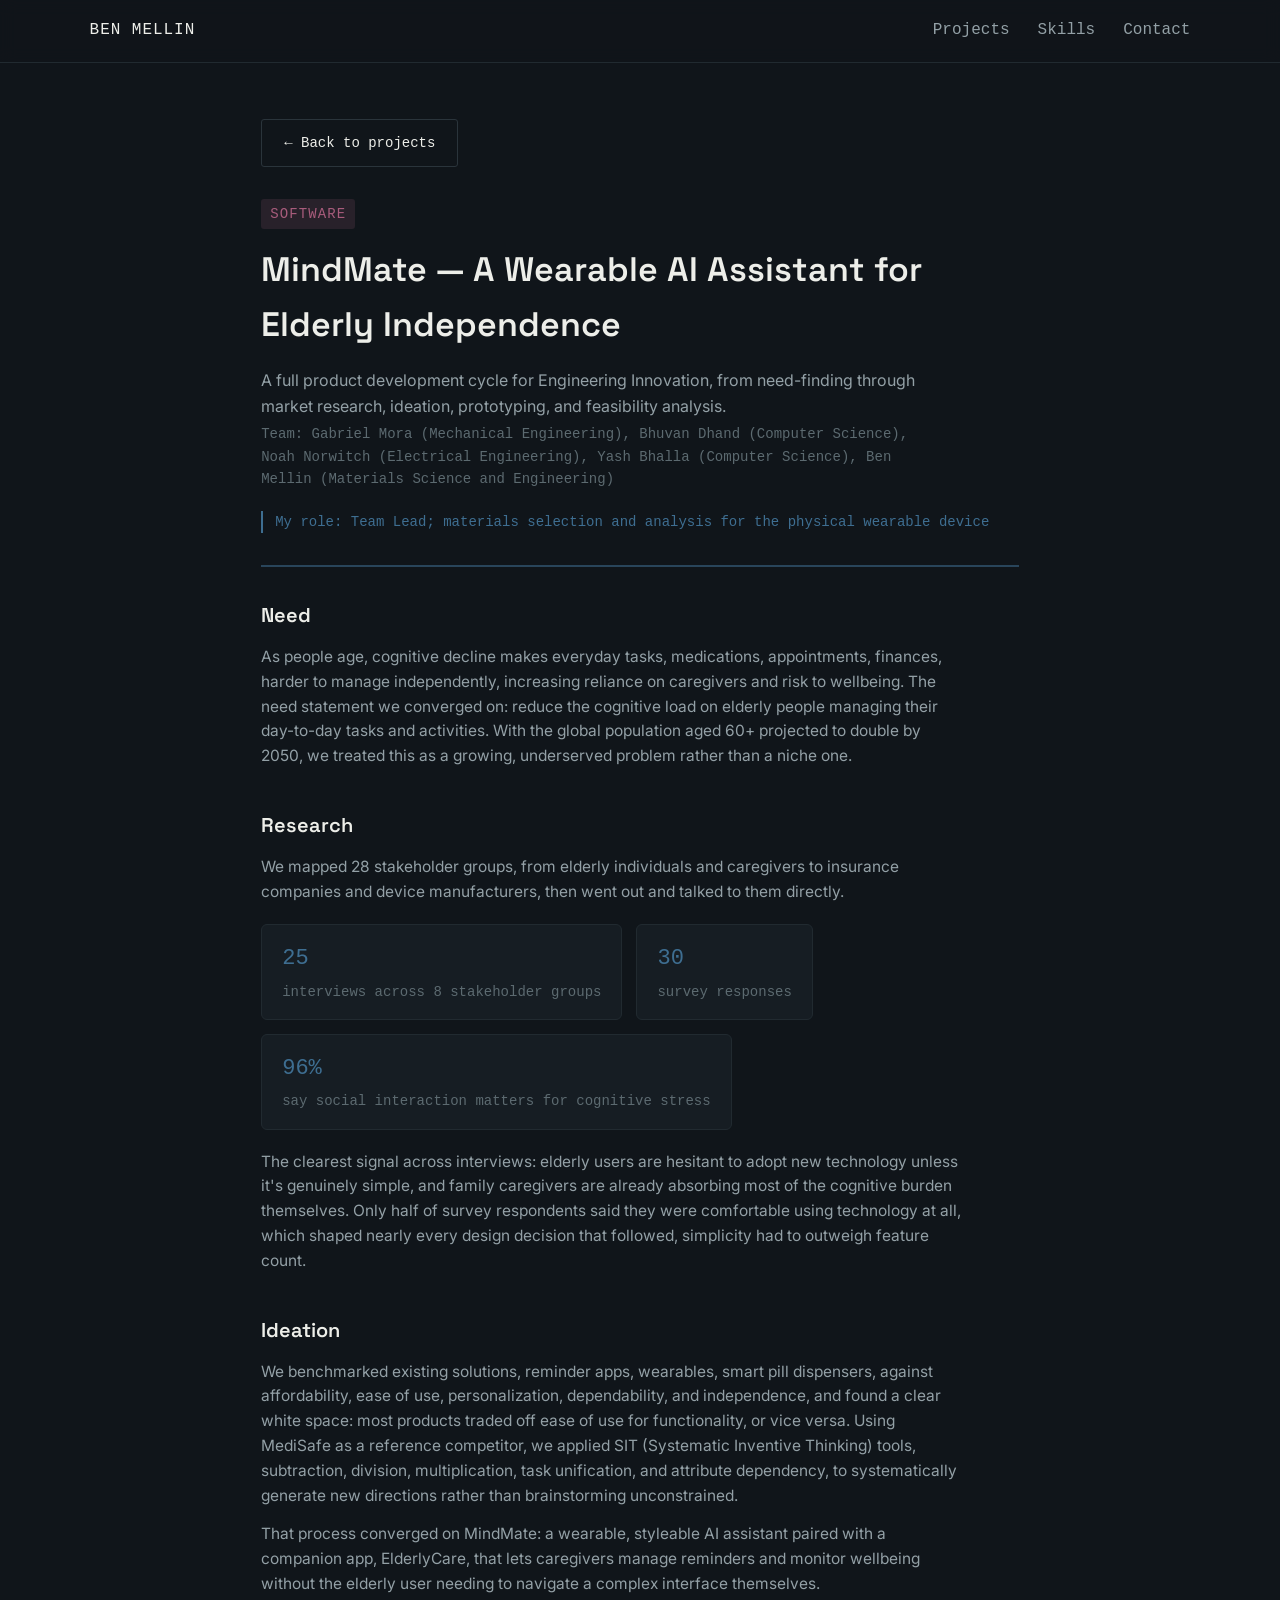
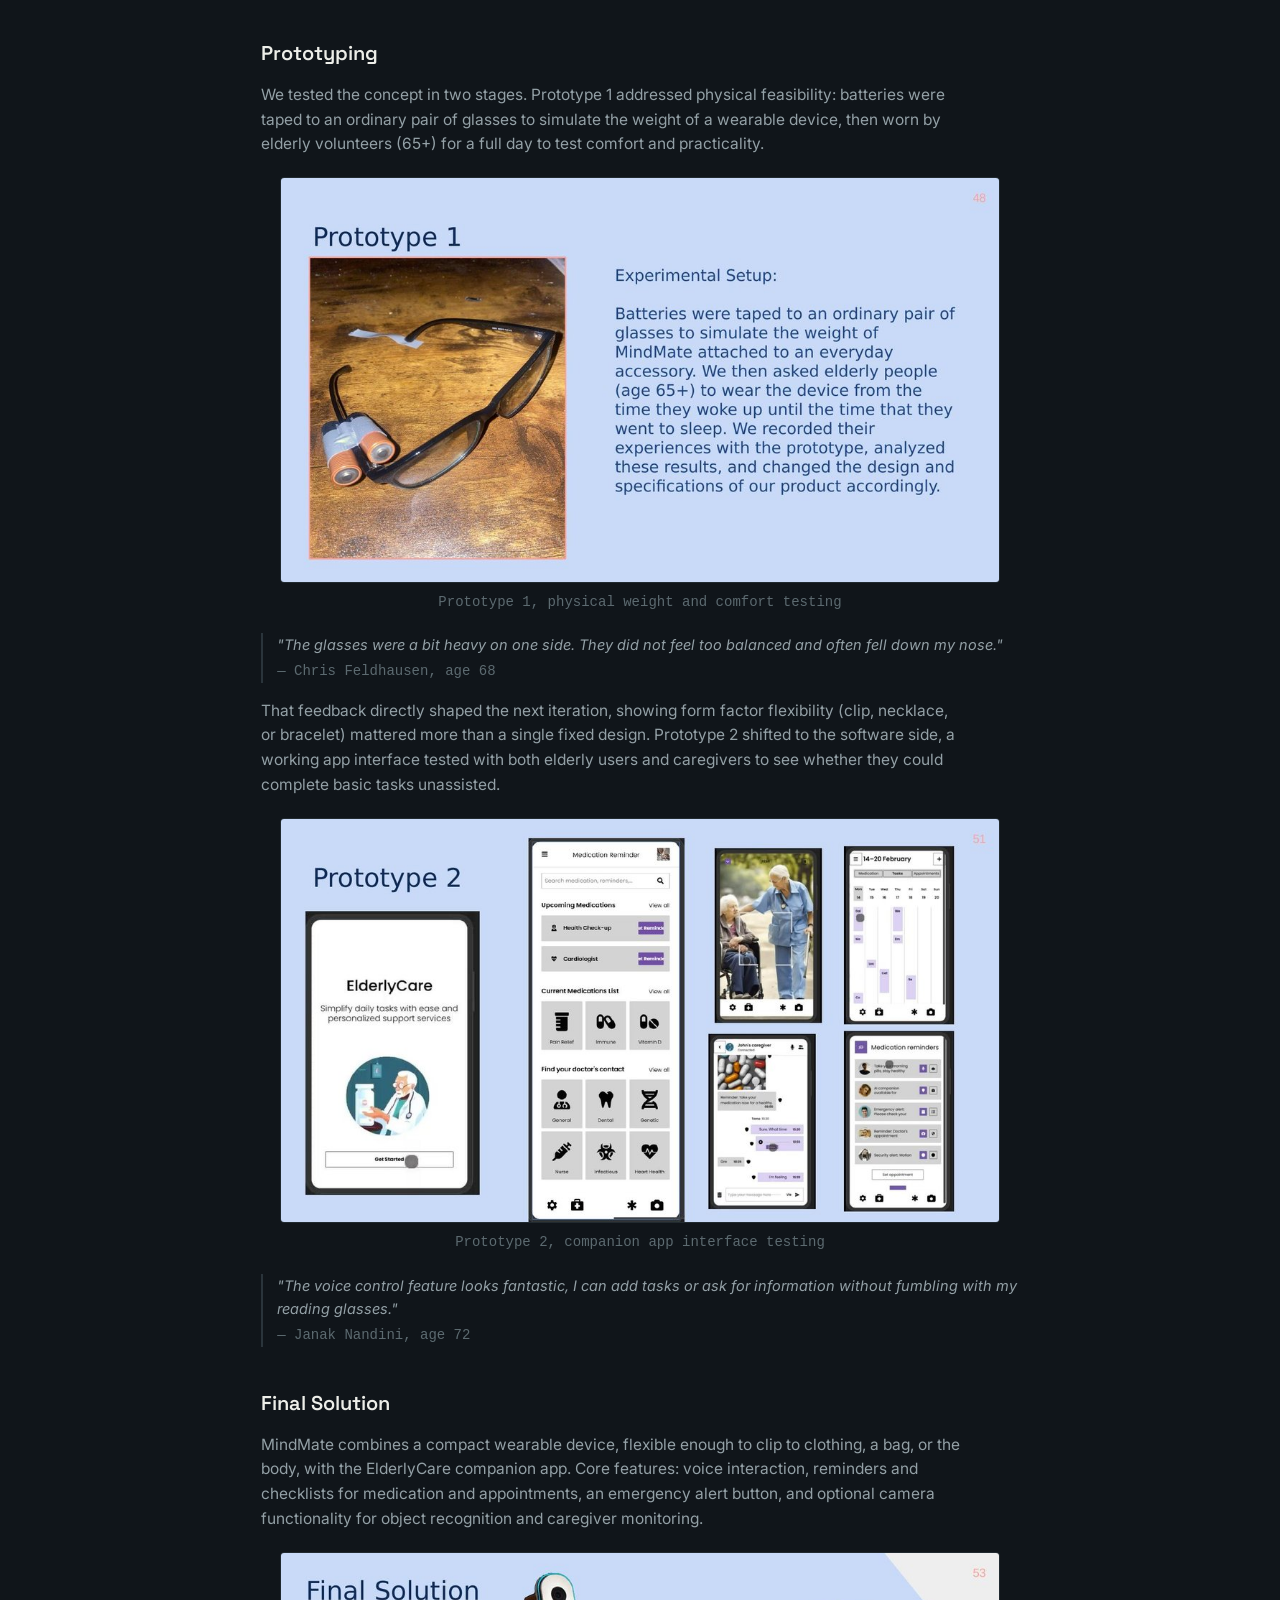
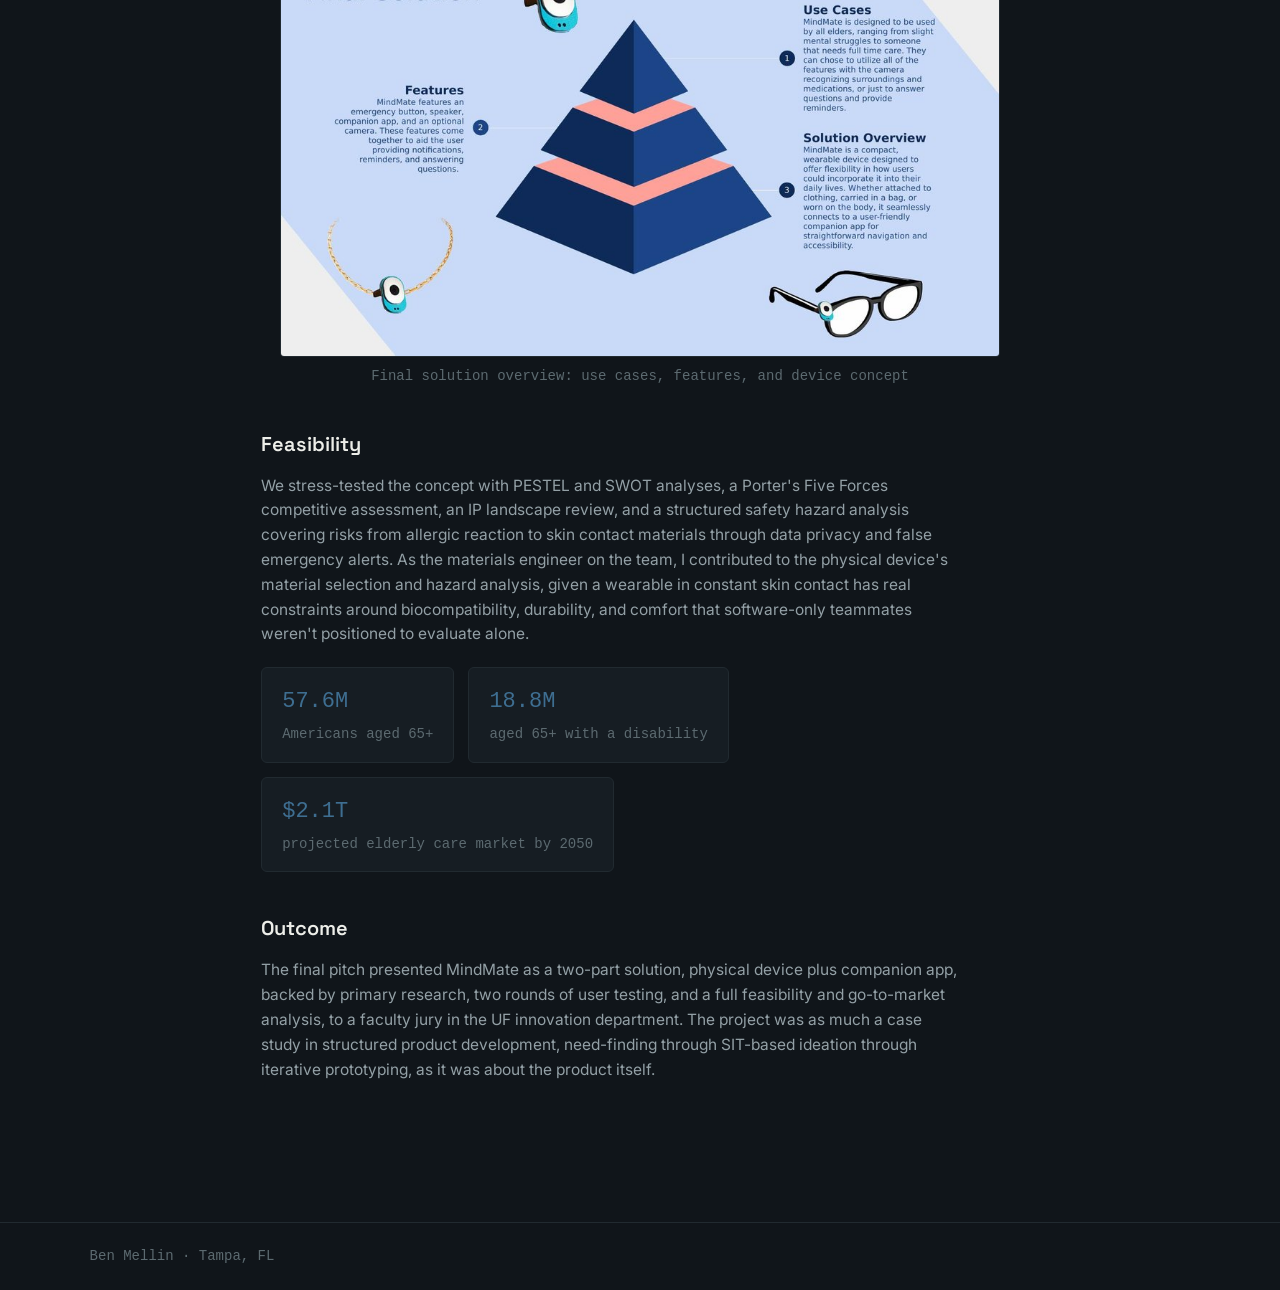
<file: projects/mindmate.html>
<!DOCTYPE html>
<html lang="en">
<head>
<meta charset="UTF-8">
<meta name="viewport" content="width=device-width, initial-scale=1.0">
<title>MindMate — Engineering Innovation — Ben Mellin</title>
<link rel="preconnect" href="https://fonts.googleapis.com">
<link rel="preconnect" href="https://fonts.gstatic.com" crossorigin>
<link href="https://fonts.googleapis.com/css2?family=Space+Grotesk:wght@400;500;600;700&family=Inter:wght@400;500;600&display=swap" rel="stylesheet">
<link rel="stylesheet" href="https://cdn.jsdelivr.net/npm/bootstrap-icons@1.11.3/font/bootstrap-icons.min.css">
<link rel="stylesheet" href="../styles.css">
<style>
  .proj-section{ margin-bottom: 40px; }
  .proj-h2{
    font-family: var(--font-display);
    font-weight: 600;
    font-size: 20px;
    margin-bottom: 14px;
  }
  .proj-body{
    color: var(--text-dim);
    max-width: 700px;
    font-size: 15.5px;
  }
  .proj-body p{ margin: 0 0 14px; }
  .role-note{
    font-family: var(--font-mono);
    font-size: 14px;
    color: var(--temper-4);
    border-left: 2px solid var(--temper-4);
    padding-left: 12px;
    margin: 20px 0 32px;
  }
  .team-note{
    font-family: var(--font-mono);
    font-size: 14px;
    color: var(--text-faint);
    max-width: 680px;
    margin-top: 4px;
  }
  .stat-row{
    display: flex;
    flex-wrap: wrap;
    gap: 14px;
    margin: 20px 0 8px;
  }
  .stat{
    background: var(--surface);
    border: 1px solid var(--border-soft);
    border-radius: 6px;
    padding: 16px 20px;
    min-width: 160px;
  }
  .stat-value{
    font-family: var(--font-mono);
    font-size: 22px;
    color: var(--temper-4);
  }
  .stat-label{
    font-family: var(--font-mono);
    font-size: 14px;
    color: var(--text-faint);
    margin-top: 4px;
  }
  .figure{ margin: 20px 0; }
  .figure img{
    width: 100%;
    max-width: 720px;
    height: auto;
    max-height: 460px;
    object-fit: contain;
    background: var(--surface-2);
    border-radius: 4px;
    border: 1px solid var(--border-soft);
    display: block;
    margin: 0 auto;
  }
  .figure-cap{
    font-family: var(--font-mono);
    font-size: 14px;
    color: var(--text-faint);
    margin-top: 8px;
    text-align: center;
  }
  .quote{
    border-left: 2px solid var(--border);
    padding-left: 14px;
    color: var(--text-dim);
    font-style: italic;
    font-size: 14.5px;
    margin: 12px 0;
  }
  .quote-attr{
    font-family: var(--font-mono);
    font-size: 14px;
    color: var(--text-faint);
    font-style: normal;
    margin-top: 4px;
  }
</style>
</head>
<body>

<header class="site-nav">
  <div class="nav-inner">
    <a class="nav-mark" href="../index.html">BEN MELLIN</a>
    <ul class="nav-links">
      <li><a href="../index.html#projects">Projects</a></li>
      <li><a href="../index.html#skills">Skills</a></li>
      <li><a href="../index.html#contact">Contact</a></li>
    </ul>
  </div>
</header>

<main class="wrap" style="padding-top:56px; padding-bottom:100px;">
  <a href="../index.html#projects" class="btn btn-ghost" style="margin-bottom:32px; display:inline-flex;">&larr; Back to projects</a>

  <div>
    <span class="tag tag-software">Software</span>
  </div>
  <h1 style="font-family:var(--font-display); font-weight:600; font-size:34px; margin-top:14px; margin-bottom:10px; max-width:720px;">
    MindMate &mdash; A Wearable AI Assistant for Elderly Independence
  </h1>
  <p style="color:var(--text-dim); max-width:680px; margin-bottom:4px; font-size:16px;">
    A full product development cycle for Engineering Innovation, from need-finding
    through market research, ideation, prototyping, and feasibility analysis.
  </p>
  <p class="team-note">
    Team: Gabriel Mora (Mechanical Engineering), Bhuvan Dhand (Computer Science),
    Noah Norwitch (Electrical Engineering), Yash Bhalla (Computer Science),
    Ben Mellin (Materials Science and Engineering)
  </p>

  <div class="role-note">
    My role: Team Lead; materials selection and analysis for the physical wearable device
  </div>

  <div class="temper-rule thin" style="margin-bottom:32px;"></div>

  <div class="proj-section">
    <h2 class="proj-h2">Need</h2>
    <div class="proj-body">
      <p>
        As people age, cognitive decline makes everyday tasks, medications,
        appointments, finances, harder to manage independently, increasing reliance
        on caregivers and risk to wellbeing. The need statement we converged on:
        reduce the cognitive load on elderly people managing their day-to-day tasks
        and activities. With the global population aged 60+ projected to double by
        2050, we treated this as a growing, underserved problem rather than a niche
        one.
      </p>
    </div>
  </div>

  <div class="proj-section">
    <h2 class="proj-h2">Research</h2>
    <div class="proj-body">
      <p>
        We mapped 28 stakeholder groups, from elderly individuals and caregivers to
        insurance companies and device manufacturers, then went out and talked to
        them directly.
      </p>
    </div>
    <div class="stat-row">
      <div class="stat">
        <div class="stat-value">25</div>
        <div class="stat-label">interviews across 8 stakeholder groups</div>
      </div>
      <div class="stat">
        <div class="stat-value">30</div>
        <div class="stat-label">survey responses</div>
      </div>
      <div class="stat">
        <div class="stat-value">96%</div>
        <div class="stat-label">say social interaction matters for cognitive stress</div>
      </div>
    </div>
    <div class="proj-body" style="margin-top:20px;">
      <p>
        The clearest signal across interviews: elderly users are hesitant to adopt
        new technology unless it's genuinely simple, and family caregivers are
        already absorbing most of the cognitive burden themselves. Only half of
        survey respondents said they were comfortable using technology at all,
        which shaped nearly every design decision that followed, simplicity had to
        outweigh feature count.
      </p>
    </div>
  </div>

  <div class="proj-section">
    <h2 class="proj-h2">Ideation</h2>
    <div class="proj-body">
      <p>
        We benchmarked existing solutions, reminder apps, wearables, smart pill
        dispensers, against affordability, ease of use, personalization,
        dependability, and independence, and found a clear white space: most
        products traded off ease of use for functionality, or vice versa. Using
        MediSafe as a reference competitor, we applied SIT (Systematic Inventive
        Thinking) tools, subtraction, division, multiplication, task unification,
        and attribute dependency, to systematically generate new directions rather
        than brainstorming unconstrained.
      </p>
      <p>
        That process converged on MindMate: a wearable, styleable AI assistant
        paired with a companion app, ElderlyCare, that lets caregivers manage
        reminders and monitor wellbeing without the elderly user needing to
        navigate a complex interface themselves.
      </p>
    </div>
  </div>

  <div class="proj-section">
    <h2 class="proj-h2">Prototyping</h2>
    <div class="proj-body">
      <p>
        We tested the concept in two stages. Prototype 1 addressed physical
        feasibility: batteries were taped to an ordinary pair of glasses to
        simulate the weight of a wearable device, then worn by elderly volunteers
        (65+) for a full day to test comfort and practicality.
      </p>
    </div>
    <div class="figure">
      <img src="media/mindmate-prototype1.jpg" alt="Physical prototype testing setup, glasses with batteries taped on to simulate device weight">
      <div class="figure-cap">Prototype 1, physical weight and comfort testing</div>
    </div>
    <div class="quote">
      "The glasses were a bit heavy on one side. They did not feel too balanced and
      often fell down my nose."
      <div class="quote-attr">&mdash; Chris Feldhausen, age 68</div>
    </div>
    <div class="proj-body" style="margin-top:16px;">
      <p>
        That feedback directly shaped the next iteration, showing form factor
        flexibility (clip, necklace, or bracelet) mattered more than a single fixed
        design. Prototype 2 shifted to the software side, a working app interface
        tested with both elderly users and caregivers to see whether they could
        complete basic tasks unassisted.
      </p>
    </div>
    <div class="figure">
      <img src="media/mindmate-prototype2.jpg" alt="Prototype 2 app interface screens tested with elderly users and caregivers">
      <div class="figure-cap">Prototype 2, companion app interface testing</div>
    </div>
    <div class="quote">
      "The voice control feature looks fantastic, I can add tasks or ask for
      information without fumbling with my reading glasses."
      <div class="quote-attr">&mdash; Janak Nandini, age 72</div>
    </div>
  </div>

  <div class="proj-section">
    <h2 class="proj-h2">Final Solution</h2>
    <div class="proj-body">
      <p>
        MindMate combines a compact wearable device, flexible enough to clip to
        clothing, a bag, or the body, with the ElderlyCare companion app. Core
        features: voice interaction, reminders and checklists for medication and
        appointments, an emergency alert button, and optional camera functionality
        for object recognition and caregiver monitoring.
      </p>
    </div>
    <div class="figure">
      <img src="media/mindmate-final-solution.jpg" alt="Final MindMate solution overview showing device use cases and features">
      <div class="figure-cap">Final solution overview: use cases, features, and device concept</div>
    </div>
  </div>

  <div class="proj-section">
    <h2 class="proj-h2">Feasibility</h2>
    <div class="proj-body">
      <p>
        We stress-tested the concept with PESTEL and SWOT analyses, a Porter's Five
        Forces competitive assessment, an IP landscape review, and a structured
        safety hazard analysis covering risks from allergic reaction to skin contact
        materials through data privacy and false emergency alerts. As the materials
        engineer on the team, I contributed to the physical device's material
        selection and hazard analysis, given a wearable in constant skin contact has
        real constraints around biocompatibility, durability, and comfort that
        software-only teammates weren't positioned to evaluate alone.
      </p>
    </div>
    <div class="stat-row">
      <div class="stat">
        <div class="stat-value">57.6M</div>
        <div class="stat-label">Americans aged 65+</div>
      </div>
      <div class="stat">
        <div class="stat-value">18.8M</div>
        <div class="stat-label">aged 65+ with a disability</div>
      </div>
      <div class="stat">
        <div class="stat-value">$2.1T</div>
        <div class="stat-label">projected elderly care market by 2050</div>
      </div>
    </div>
  </div>

  <div class="proj-section">
    <h2 class="proj-h2">Outcome</h2>
    <div class="proj-body">
      <p>
        The final pitch presented MindMate as a two-part solution, physical device
        plus companion app, backed by primary research, two rounds of user testing,
        and a full feasibility and go-to-market analysis, to a faculty jury in the
        UF innovation department. The project was as much a case study in
        structured product development, need-finding through SIT-based ideation
        through iterative prototyping, as it was about the product itself.
      </p>
    </div>
  </div>

</main>

<footer>
  <div class="wrap">Ben Mellin &middot; Tampa, FL</div>
</footer>

</body>
</html>
</file>
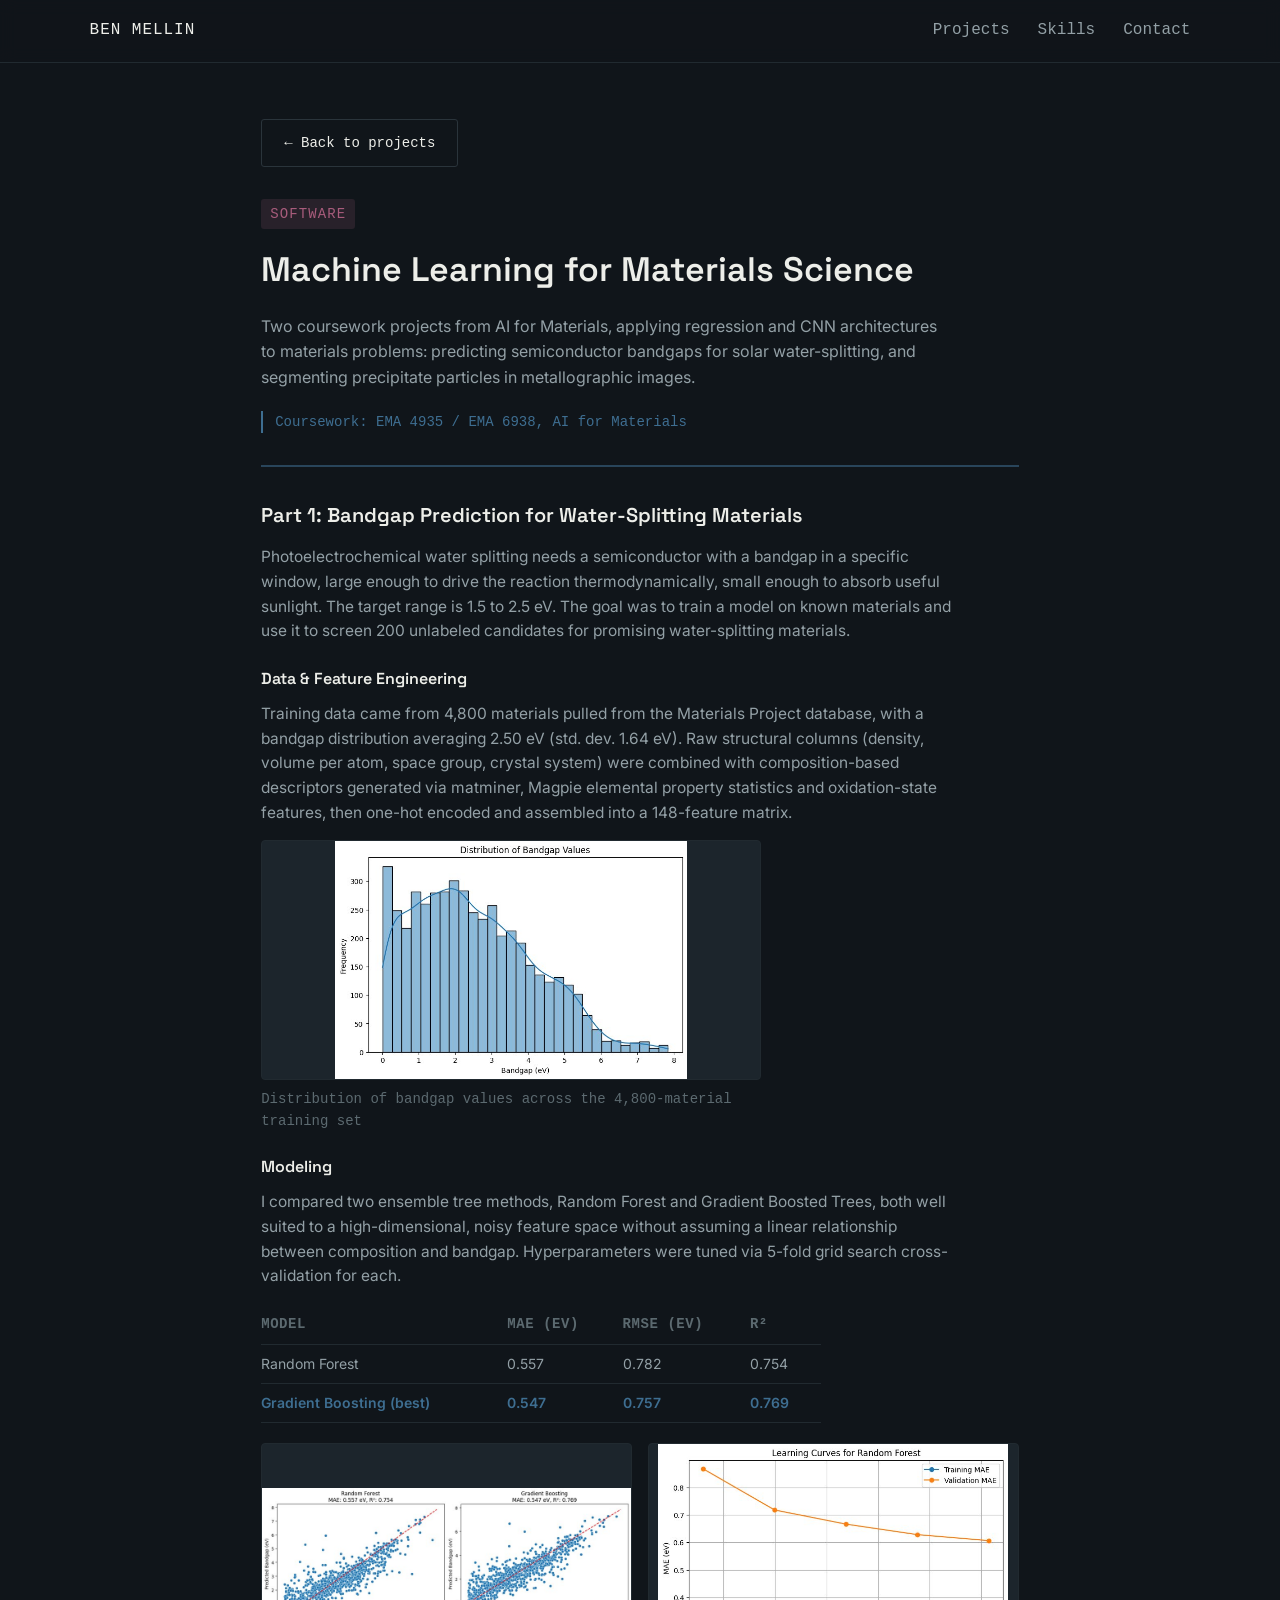
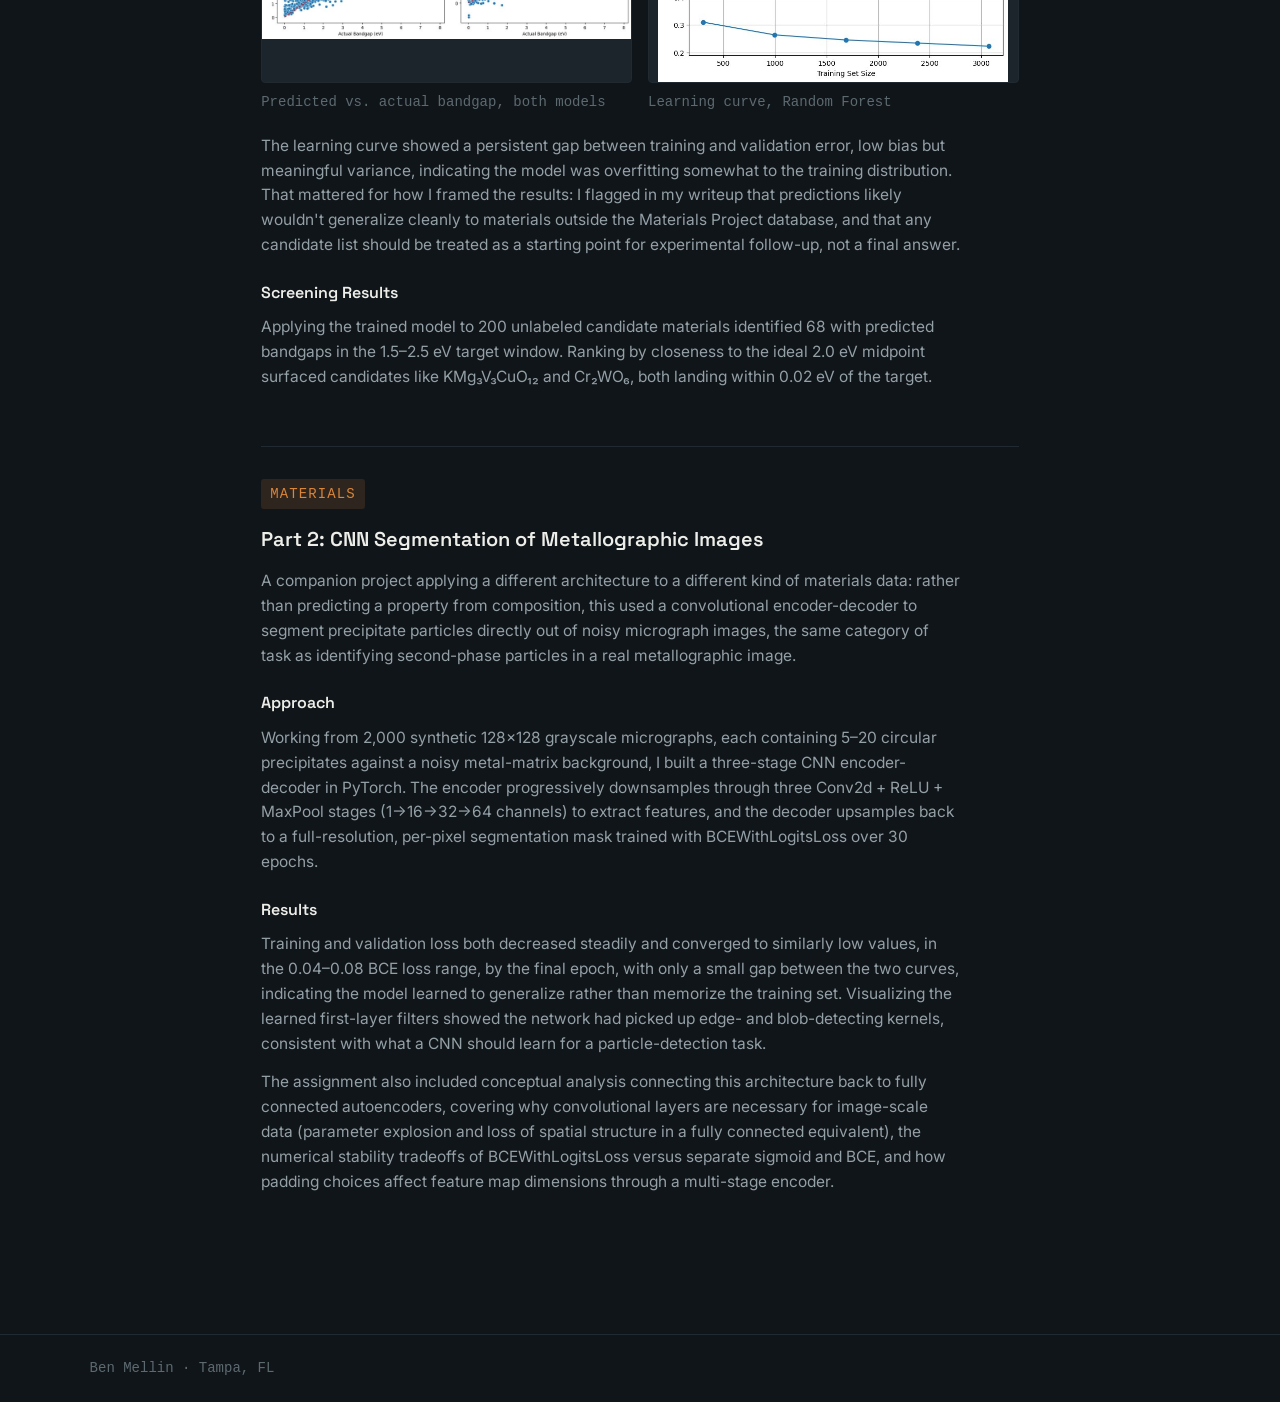
<file: projects/ml-bandgap.html>
<!DOCTYPE html>
<html lang="en">
<head>
<meta charset="UTF-8">
<meta name="viewport" content="width=device-width, initial-scale=1.0">
<title>ML for Materials Science — Ben Mellin</title>
<link rel="preconnect" href="https://fonts.googleapis.com">
<link rel="preconnect" href="https://fonts.gstatic.com" crossorigin>
<link href="https://fonts.googleapis.com/css2?family=Space+Grotesk:wght@400;500;600;700&family=Inter:wght@400;500;600&display=swap" rel="stylesheet">
<link rel="stylesheet" href="https://cdn.jsdelivr.net/npm/bootstrap-icons@1.11.3/font/bootstrap-icons.min.css">
<link rel="stylesheet" href="../styles.css">
<style>
  .proj-section{ margin-bottom: 40px; }
  .proj-h2{
    font-family: var(--font-display);
    font-weight: 600;
    font-size: 20px;
    margin-bottom: 14px;
  }
  .proj-h3{
    font-family: var(--font-display);
    font-weight: 600;
    font-size: 16px;
    margin: 22px 0 10px;
  }
  .proj-body{
    color: var(--text-dim);
    max-width: 700px;
    font-size: 15.5px;
  }
  .proj-body p{ margin: 0 0 14px; }
  .role-note{
    font-family: var(--font-mono);
    font-size: 14px;
    color: var(--temper-4);
    border-left: 2px solid var(--temper-4);
    padding-left: 12px;
    margin: 20px 0 32px;
  }
  .stat-row{
    display: flex;
    flex-wrap: wrap;
    gap: 14px;
    margin: 20px 0 8px;
  }
  .stat{
    background: var(--surface);
    border: 1px solid var(--border-soft);
    border-radius: 6px;
    padding: 16px 20px;
    min-width: 150px;
  }
  .stat-value{
    font-family: var(--font-mono);
    font-size: 20px;
    color: var(--temper-4);
  }
  .stat-label{
    font-family: var(--font-mono);
    font-size: 14px;
    color: var(--text-faint);
    margin-top: 4px;
  }
  .figure-row{
    display: flex;
    gap: 16px;
    flex-wrap: wrap;
    margin: 20px 0;
  }
  .figure{
    flex: 1;
    min-width: 220px;
  }
  .figure img{
    width: 100%;
    height: 240px;
    object-fit: contain;
    background: var(--surface-2);
    border-radius: 4px;
    border: 1px solid var(--border-soft);
    display: block;
  }
  .figure-cap{
    font-family: var(--font-mono);
    font-size: 14px;
    color: var(--text-faint);
    margin-top: 8px;
  }
  .divider-block{
    margin: 56px 0 40px;
    padding-top: 32px;
    border-top: 1px solid var(--border-soft);
  }
  .results-table{
    width: 100%;
    max-width: 560px;
    border-collapse: collapse;
    margin: 16px 0;
    font-size: 14px;
  }
  .results-table th, .results-table td{
    text-align: left;
    padding: 8px 14px 8px 0;
    border-bottom: 1px solid var(--border-soft);
  }
  .results-table th{
    font-family: var(--font-mono);
    font-size: 14px;
    color: var(--text-faint);
    text-transform: uppercase;
    letter-spacing: 0.04em;
  }
  .results-table td{ color: var(--text-dim); }
  .results-table tr:last-child td{ color: var(--temper-4); font-weight: 600; }
</style>
</head>
<body>

<header class="site-nav">
  <div class="nav-inner">
    <a class="nav-mark" href="../index.html">BEN MELLIN</a>
    <ul class="nav-links">
      <li><a href="../index.html#projects">Projects</a></li>
      <li><a href="../index.html#skills">Skills</a></li>
      <li><a href="../index.html#contact">Contact</a></li>
    </ul>
  </div>
</header>

<main class="wrap" style="padding-top:56px; padding-bottom:100px;">
  <a href="../index.html#projects" class="btn btn-ghost" style="margin-bottom:32px; display:inline-flex;">&larr; Back to projects</a>

  <div>
    <span class="tag tag-software">Software</span>
  </div>
  <h1 style="font-family:var(--font-display); font-weight:600; font-size:34px; margin-top:14px; margin-bottom:10px; max-width:720px;">
    Machine Learning for Materials Science
  </h1>
  <p style="color:var(--text-dim); max-width:680px; margin-bottom:8px; font-size:16px;">
    Two coursework projects from AI for Materials, applying regression and CNN
    architectures to materials problems: predicting semiconductor bandgaps for
    solar water-splitting, and segmenting precipitate particles in metallographic
    images.
  </p>

  <div class="role-note">
    Coursework: EMA 4935 / EMA 6938, AI for Materials
  </div>

  <div class="temper-rule thin" style="margin-bottom:32px;"></div>

  <div class="proj-section">
    <h2 class="proj-h2">Part 1: Bandgap Prediction for Water-Splitting Materials</h2>
    <div class="proj-body">
      <p>
        Photoelectrochemical water splitting needs a semiconductor with a bandgap
        in a specific window, large enough to drive the reaction thermodynamically,
        small enough to absorb useful sunlight. The target range is 1.5 to 2.5 eV.
        The goal was to train a model on known materials and use it to screen 200
        unlabeled candidates for promising water-splitting materials.
      </p>
    </div>

    <div class="proj-h3">Data &amp; Feature Engineering</div>
    <div class="proj-body">
      <p>
        Training data came from 4,800 materials pulled from the Materials Project
        database, with a bandgap distribution averaging 2.50 eV (std. dev. 1.64 eV).
        Raw structural columns (density, volume per atom, space group, crystal
        system) were combined with composition-based descriptors generated via
        matminer, Magpie elemental property statistics and oxidation-state
        features, then one-hot encoded and assembled into a 148-feature matrix.
      </p>
    </div>
    <div class="figure" style="max-width:500px;">
      <img src="media/bandgap-histogram.jpg" alt="Histogram of bandgap values in the training dataset">
      <div class="figure-cap">Distribution of bandgap values across the 4,800-material training set</div>
    </div>

    <div class="proj-h3">Modeling</div>
    <div class="proj-body">
      <p>
        I compared two ensemble tree methods, Random Forest and Gradient Boosted
        Trees, both well suited to a high-dimensional, noisy feature space without
        assuming a linear relationship between composition and bandgap.
        Hyperparameters were tuned via 5-fold grid search cross-validation for
        each.
      </p>
    </div>
    <table class="results-table">
      <tr><th>Model</th><th>MAE (eV)</th><th>RMSE (eV)</th><th>R&sup2;</th></tr>
      <tr><td>Random Forest</td><td>0.557</td><td>0.782</td><td>0.754</td></tr>
      <tr><td>Gradient Boosting (best)</td><td>0.547</td><td>0.757</td><td>0.769</td></tr>
    </table>
    <div class="figure-row">
      <div class="figure">
        <img src="media/bandgap-parity-plots.jpg" alt="Parity plots comparing predicted vs actual bandgap for both models">
        <div class="figure-cap">Predicted vs. actual bandgap, both models</div>
      </div>
      <div class="figure">
        <img src="media/bandgap-learning-curve.jpg" alt="Learning curve showing training and validation MAE vs training set size">
        <div class="figure-cap">Learning curve, Random Forest</div>
      </div>
    </div>
    <div class="proj-body">
      <p>
        The learning curve showed a persistent gap between training and validation
        error, low bias but meaningful variance, indicating the model was
        overfitting somewhat to the training distribution. That mattered for how I
        framed the results: I flagged in my writeup that predictions likely
        wouldn't generalize cleanly to materials outside the Materials Project
        database, and that any candidate list should be treated as a starting
        point for experimental follow-up, not a final answer.
      </p>
    </div>

    <div class="proj-h3">Screening Results</div>
    <div class="proj-body">
      <p>
        Applying the trained model to 200 unlabeled candidate materials identified
        68 with predicted bandgaps in the 1.5&ndash;2.5 eV target window. Ranking by
        closeness to the ideal 2.0 eV midpoint surfaced candidates like
        KMg&#8323;V&#8323;CuO&#8321;&#8322; and Cr&#8322;WO&#8326;, both landing within
        0.02 eV of the target.
      </p>
    </div>
  </div>

  <div class="divider-block">
    <div>
      <span class="tag tag-materials">Materials</span>
    </div>
    <h2 class="proj-h2" style="margin-top:14px;">Part 2: CNN Segmentation of Metallographic Images</h2>
    <div class="proj-body">
      <p>
        A companion project applying a different architecture to a different kind
        of materials data: rather than predicting a property from composition,
        this used a convolutional encoder-decoder to segment precipitate particles
        directly out of noisy micrograph images, the same category of task as
        identifying second-phase particles in a real metallographic image.
      </p>
    </div>

    <div class="proj-h3">Approach</div>
    <div class="proj-body">
      <p>
        Working from 2,000 synthetic 128&times;128 grayscale micrographs, each
        containing 5&ndash;20 circular precipitates against a noisy metal-matrix
        background, I built a three-stage CNN encoder-decoder in PyTorch. The
        encoder progressively downsamples through three Conv2d + ReLU + MaxPool
        stages (1&rarr;16&rarr;32&rarr;64 channels) to extract features, and the
        decoder upsamples back to a full-resolution, per-pixel segmentation mask
        trained with BCEWithLogitsLoss over 30 epochs.
      </p>
    </div>

    <div class="proj-h3">Results</div>
    <div class="proj-body">
      <p>
        Training and validation loss both decreased steadily and converged to
        similarly low values, in the 0.04&ndash;0.08 BCE loss range, by the final
        epoch, with only a small gap between the two curves, indicating the model
        learned to generalize rather than memorize the training set. Visualizing
        the learned first-layer filters showed the network had picked up
        edge- and blob-detecting kernels, consistent with what a CNN should learn
        for a particle-detection task.
      </p>
      <p>
        The assignment also included conceptual analysis connecting this
        architecture back to fully connected autoencoders, covering why
        convolutional layers are necessary for image-scale data (parameter
        explosion and loss of spatial structure in a fully connected equivalent),
        the numerical stability tradeoffs of BCEWithLogitsLoss versus separate
        sigmoid and BCE, and how padding choices affect feature map dimensions
        through a multi-stage encoder.
      </p>
    </div>
  </div>

</main>

<footer>
  <div class="wrap">Ben Mellin &middot; Tampa, FL</div>
</footer>

</body>
</html>
</file>
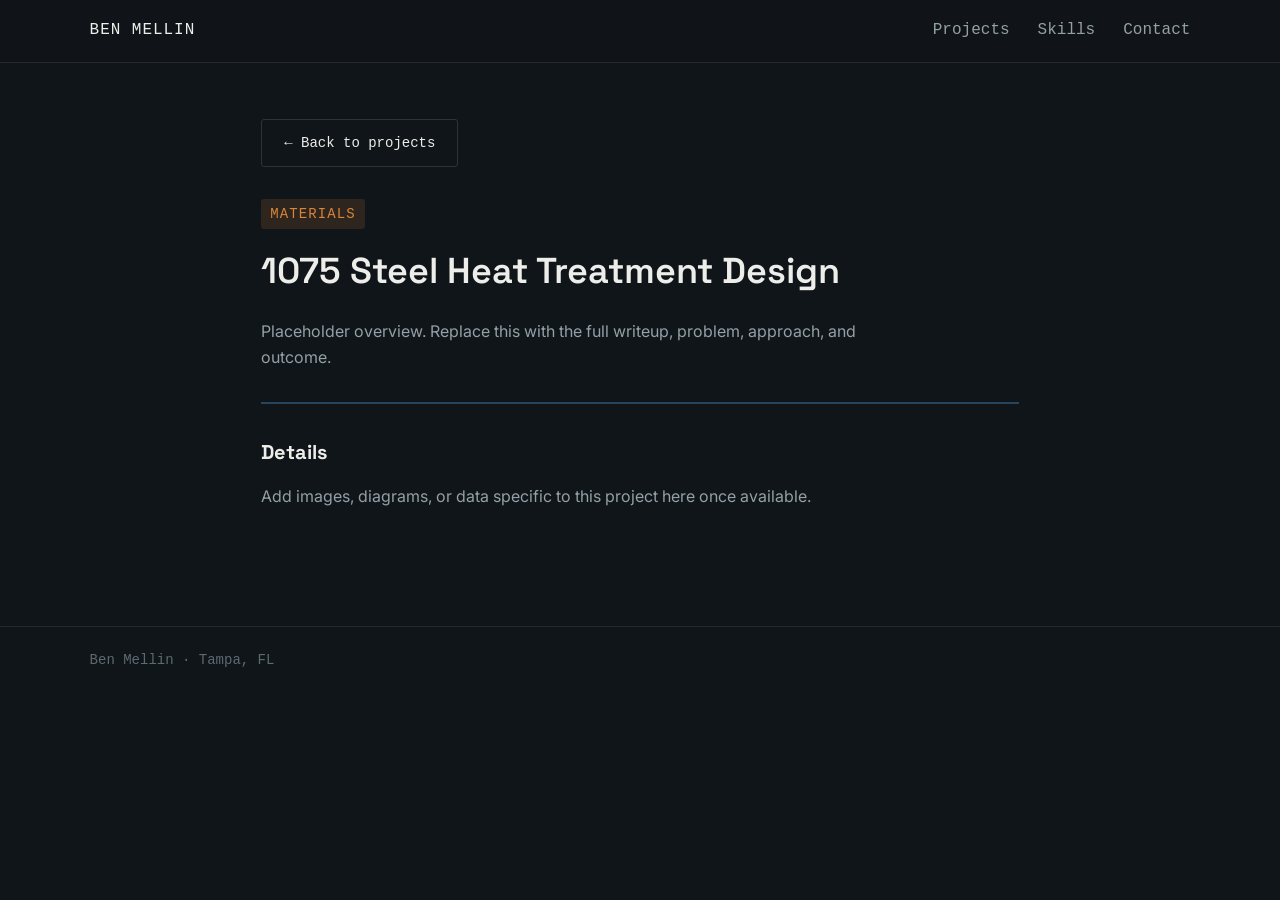
<file: projects/steel-heat-treatment.html>
<!DOCTYPE html>
<html lang="en">
<head>
<meta charset="UTF-8">
<meta name="viewport" content="width=device-width, initial-scale=1.0">
<title>1075 Steel Heat Treatment Design — Ben Mellin</title>
<link rel="preconnect" href="https://fonts.googleapis.com">
<link rel="preconnect" href="https://fonts.gstatic.com" crossorigin>
<link href="https://fonts.googleapis.com/css2?family=Space+Grotesk:wght@400;500;600;700&family=Inter:wght@400;500;600&family=IBM+Plex+Mono:wght@400;500&display=swap" rel="stylesheet">
<link rel="stylesheet" href="https://cdn.jsdelivr.net/npm/bootstrap-icons@1.11.3/font/bootstrap-icons.min.css">
<link rel="stylesheet" href="../styles.css">
</head>
<body>

<header class="site-nav">
  <div class="nav-inner">
    <a class="nav-mark" href="../index.html">BEN MELLIN</a>
    <ul class="nav-links">
      <li><a href="../index.html#projects">Projects</a></li>
      <li><a href="../index.html#skills">Skills</a></li>
      <li><a href="../index.html#contact">Contact</a></li>
    </ul>
  </div>
</header>

<main class="wrap" style="padding-top:56px; padding-bottom:100px;">
  <a href="../index.html#projects" class="btn btn-ghost" style="margin-bottom:32px; display:inline-flex;">&larr; Back to projects</a>

  <div>
    <span class="tag tag-materials">Materials</span>
  </div>
  <h1 style="font-family:var(--font-display); font-weight:600; font-size:36px; margin-top:14px; margin-bottom:18px;">1075 Steel Heat Treatment Design</h1>

  <p style="color:var(--text-dim); max-width:640px; margin-bottom:32px; font-size:16px;">
    Placeholder overview. Replace this with the full writeup, problem, approach, and outcome.
  </p>

  <div class="temper-rule thin" style="margin-bottom:32px;"></div>

  <h2 style="font-family:var(--font-display); font-size:20px; margin-bottom:12px;">Details</h2>
  <p style="color:var(--text-dim); max-width:640px;">
    Add images, diagrams, or data specific to this project here once available.
  </p>
</main>

<footer>
  <div class="wrap">Ben Mellin &middot; Tampa, FL</div>
</footer>

</body>
</html>
</file>
<file: styles.css>
:root{
    --bg: #10151a;
    --surface: #161d23;
    --surface-2: #1c252c;
    --border: #2a343b;
    --border-soft: #212a30;
    --text: #edeee9;
    --text-dim: #93a0a6;
    --text-faint: #5c6a70;

    /* temper color ramp, drawn from the straw-to-blue progression steel
       shows as it's tempered from roughly 230C to 300C */
    --temper-1: #e9c468; /* straw */
    --temper-2: #d9853a; /* bronze */
    --temper-3: #a85c7c; /* purple */
    --temper-4: #3e6e91; /* blue */

    --accent: #3e6e91;
    --accent-warm: #d9853a;

    --font-display: 'Space Grotesk', sans-serif;
    --font-body: 'Inter', sans-serif;
    --font-mono: 'Calibri', Courier, monospace;

    --maxw: min(1600px, 94vw);
    --edge-pad: clamp(20px, 4vw, 64px);
  }

  *{ box-sizing: border-box; }

  html{ scroll-behavior: smooth; }

  body{
    margin: 0;
    background: var(--bg);
    color: var(--text);
    font-family: var(--font-body);
    line-height: 1.6;
    -webkit-font-smoothing: antialiased;
  }

  ::selection{ background: var(--temper-4); color: var(--bg); }

  a{ color: inherit; }

  .wrap{
    max-width: var(--maxw);
    margin: 0 auto;
    padding: 0 var(--edge-pad);
  }

  /* Project pages use <main class="wrap">, unlike the homepage's <div class="wrap">
     sections. They're article-style reading layouts, not a wide card grid, so they
     get their own narrower, fixed content width instead of stretching to --maxw.
     This keeps text and figures aligned to the same edges at any monitor size. */
  main.wrap{
    max-width: 860px;
  }

  /* signature divider: solid steel blue */
  .temper-rule{
    height: 3px;
    width: 100%;
    background: var(--temper-4);
  }

  .temper-rule.thin{ height: 2px; opacity: 0.55; }

  /* ---------- nav ---------- */
  header.site-nav{
    position: sticky;
    top: 0;
    z-index: 20;
    background: rgba(16, 21, 26, 0.88);
    backdrop-filter: blur(8px);
    border-bottom: 1px solid var(--border-soft);
  }

  .nav-inner{
    max-width: var(--maxw);
    margin: 0 auto;
    padding: 18px var(--edge-pad);
    display: flex;
    align-items: center;
    justify-content: space-between;
  }

  .nav-mark{
    font-family: var(--font-mono);
    font-size: 16px;
    letter-spacing: 0.06em;
    color: var(--text);
    text-decoration: none;
  }

  .nav-links{
    display: flex;
    gap: 28px;
    list-style: none;
    margin: 0;
    padding: 0;
    font-family: var(--font-mono);
    font-size: 16px;
  }

  .nav-links a{
    text-decoration: none;
    color: var(--text-dim);
    transition: color 0.15s ease;
  }
  .nav-links a:hover{ color: var(--text); }

  /* ---------- hero ---------- */
  .hero{
    padding-top: 200px;
    padding-bottom: 250px;
  }

  .hero-inner{
    display: flex;
    align-items: flex-start;
    justify-content: space-between;
    gap: 40px;
  }

  .hero-text{
    flex: 0 0 auto;
    max-width: 560px;
    min-width: 0;
  }

  .hero-visual{
    flex: 1;
    min-width: 480px;
    height: 560px;
    position: relative;
  }

  .hero-visual::before{
    content: "";
    position: absolute;
    inset: -20%;
    background: radial-gradient(circle, rgba(62,110,145,0.16) 0%, transparent 70%);
    pointer-events: none;
  }

  #hero-canvas{
    width: 100%;
    height: 100%;
    position: relative;
  }

  #hero-canvas canvas{
    display: block;
  }

  @media (max-width: 1220px){
    .hero-visual{ display: none; }
  }

  h1.name{
    font-family: var(--font-display);
    font-weight: 700;
    font-size: clamp(42px, 7vw, 72px);
    line-height: 1.02;
    margin: 0 0 18px;
    letter-spacing: -0.01em;
  }

  .hero-sub{
    font-family: var(--font-display);
    font-weight: 500;
    font-size: clamp(19px, 2.4vw, 24px);
    color: var(--text-dim);
    max-width: 620px;
    margin: 0 0 28px;
  }

  .hero-body{
    max-width: 560px;
    color: var(--text-dim);
    font-size: 16px;
    margin: 0 0 36px;
  }

  .hero-cta{
    display: flex;
    gap: 16px;
    flex-wrap: wrap;
    margin-bottom: 44px;
  }

  .btn{
    display: inline-flex;
    align-items: center;
    gap: 8px;
    padding: 12px 22px;
    font-family: var(--font-mono);
    font-size: 14px;
    text-decoration: none;
    border-radius: 3px;
    transition: transform 0.15s ease, border-color 0.15s ease, background 0.15s ease;
  }

  .btn-primary{
    background: var(--text);
    color: var(--bg);
    border: 1px solid var(--text);
  }
  .btn-primary:hover{ transform: translateY(-1px); }

  .btn-ghost{
    background: transparent;
    color: var(--text);
    border: 1px solid var(--border);
  }
  .btn-ghost:hover{ border-color: var(--text-dim); }

  .hero-meta{
    display: flex;
    flex-wrap: wrap;
    gap: 10px 28px;
    font-family: var(--font-mono);
    font-size: 16px;
    color: var(--text-faint);
    border-top: 1px solid var(--border-soft);
    padding-top: 20px;
  }

  .hero-meta span::before{
    content: "// ";
    color: var(--text-faint);
  }

  /* ---------- section shell ---------- */
  section{ padding: 76px 0; }

  .section-head{
    display: flex;
    align-items: baseline;
    justify-content: space-between;
    margin-bottom: 40px;
    gap: 24px;
    flex-wrap: wrap;
  }

  .section-title{
    font-family: var(--font-display);
    font-weight: 600;
    font-size: 28px;
    margin: 0;
  }

  .section-note{
    font-family: var(--font-mono);
    font-size: 14px;
    color: var(--text-faint);
  }

  /* ---------- projects ---------- */
  .projects-grid{
    display: flex;
    flex-wrap: wrap;
    gap: 22px;
  }

  .card{
    background: var(--surface);
    border: 1px solid var(--border-soft);
    border-radius: 6px;
    padding: 26px 24px 24px;
    display: flex;
    flex-direction: column;
    gap: 14px;
    position: relative;
    flex: 1 1 300px;
    transition: border-color 0.2s ease, transform 0.2s ease;
  }

  .card-link{
    align-self: flex-end;
    display: inline-flex;
    align-items: center;
    gap: 7px;
    padding: 9px 16px;
    border-radius: 20px;
    border: 1px solid var(--temper-4);
    background: rgba(62, 110, 145, 0.14);
    color: var(--temper-4);
    font-family: var(--font-mono);
    font-size: 13px;
    text-decoration: none;
    transition: all 0.2s ease;
  }

  .card-link:hover{
    color: var(--bg);
    background: var(--temper-4);
    border-color: var(--temper-4);
    transform: translate(2px, -2px);
  }

  .card-link i{
    font-size: 14px;
  }
  
  .card-featured{
    flex: 1 1 100%;
}

  .tool-banner{
    flex: 1 1 100%;
    display: flex;
    align-items: center;
    gap: 20px;
    background: var(--surface);
    border: 1px solid var(--border-soft);
    border-radius: 6px;
    padding: 18px 24px;
    transition: border-color 0.2s ease, transform 0.2s ease;
  }

  .tool-banner:hover{
    border-color: var(--temper-4);
    box-shadow: 0 0 18px rgba(62,110,145,.18);
  }

  .tool-banner-icon{
    width: 44px;
    height: 44px;
    border-radius: 50%;
    background: rgba(62,110,145,0.14);
    color: var(--temper-4);
    display: flex;
    align-items: center;
    justify-content: center;
    font-size: 19px;
    flex-shrink: 0;
  }

  .tool-banner-text{ flex: 1; min-width: 0; }

  .tool-banner-eyebrow{
    font-family: var(--font-mono);
    font-size: 14px;
    letter-spacing: 0.08em;
    text-transform: uppercase;
    color: var(--temper-4);
    margin-bottom: 4px;
  }

  .tool-banner-text h3{
    font-family: var(--font-display);
    font-size: 17px;
    margin: 0 0 4px;
    color: var(--text);
  }

  .tool-banner-text p{
    font-size: 14px;
    color: var(--text-dim);
    margin: 0;
    max-width: 640px;
  }

  .tool-banner-link{
    flex-shrink: 0;
    display: inline-flex;
    align-items: center;
    gap: 8px;
    font-family: var(--font-mono);
    font-size: 14px;
    color: var(--text);
    border: 1px solid var(--border);
    padding: 10px 16px;
    border-radius: 4px;
    text-decoration: none;
    white-space: nowrap;
    transition: all 0.2s ease;
  }

  .tool-banner-link:hover{
    border-color: var(--temper-4);
    color: var(--temper-4);
  }

  @media (max-width: 640px){
    .tool-banner{ flex-direction: column; align-items: flex-start; }
    .tool-banner-link{ width: 100%; justify-content: center; }
  }

  .card-media{
    width: 80%;
    border-radius: 4px;
    overflow: hidden;
    margin: 0 auto;
  }

  .card-media img{
    width: 100%;
    height: 100%;
    object-fit: cover;
    display: block;
  }

  .card:hover{
    border-color:var(--temper-4);
    box-shadow:0 0 18px rgba(62,110,145,.18);
    transform: translateY(-2px);
  }

  .tag{
    display: inline-block;
    width: fit-content;
    font-family: var(--font-mono);
    font-size: 14px;
    letter-spacing: 0.08em;
    padding: 4px 9px;
    border-radius: 3px;
    text-transform: uppercase;
  }

  .tag-materials{ background: rgba(217, 133, 58, 0.14); color: var(--temper-2); }
  .tag-aerospace{ background: rgba(62, 110, 145, 0.16); color: var(--temper-4); }
  .tag-software{ background: rgba(168, 92, 124, 0.16); color: var(--temper-3); }

  .card h3{
    font-family: var(--font-display);
    font-size: 19px;
    margin: 0;
    line-height: 1.3;
  }

  .card p{
    font-size: 14.5px;
    color: var(--text-dim);
    margin: 0;
  }

  .chip-row{
    display: flex;
    flex-wrap: wrap;
    gap: 7px;
    margin-top: auto;
    padding-top: 6px;
  }

  .chip{
    font-family: var(--font-mono);
    font-size: 14px;
    color: var(--text-faint);
    border: 1px solid var(--border-soft);
    padding: 4px 9px;
    border-radius: 3px;
  }

  /* ---------- skills ---------- */
  .skills-grid{
    display: grid;
    grid-template-columns: repeat(auto-fit, minmax(260px, 1fr));
    gap: 32px;
  }

  .skill-group h4{
    font-family: var(--font-mono);
    font-size: 14px;
    letter-spacing: 0.08em;
    text-transform: uppercase;
    color: var(--text-faint);
    margin: 0 0 16px;
  }

  .skill-group ul{
    list-style: none;
    margin: 0;
    padding: 0;
  }

  .skill-group li{
    padding: 9px 0;
    border-top: 1px solid var(--border-soft);
    font-size: 15px;
    color: var(--text);
  }
  .skill-group li:first-of-type{ border-top: none; }

  /* ---------- contact ---------- */
  .contact{
    padding-bottom: 100px;
  }

  .contact-grid{
    display: flex;
    justify-content: space-between;
    align-items: flex-end;
    flex-wrap: wrap;
    gap: 32px;
  }

  .contact-title{
    font-family: var(--font-display);
    font-weight: 600;
    font-size: clamp(28px, 4vw, 40px);
    max-width: 480px;
    margin: 0 0 8px;
  }

  .contact-links{
    display: flex;
    gap: 22px;
    flex-wrap: wrap;
    font-family: var(--font-mono);
    font-size: 14px;
  }

  .contact-links a{
    text-decoration: none;
    color: var(--text-dim);
    border-bottom: 1px solid var(--border);
    padding-bottom: 2px;
    transition: color 0.15s ease, border-color 0.15s ease;
  }
  .contact-links a:hover{ color: var(--text); border-color: var(--text); }

  footer{
    border-top: 1px solid var(--border-soft);
    padding: 22px 0;
    font-family: var(--font-mono);
    font-size: 14px;
    color: var(--text-faint);
  }

  /* ---------- reveal on scroll ---------- */
  .reveal{
    opacity: 0;
    transform: translateY(14px);
    transition: opacity 0.6s ease, transform 0.6s ease;
  }
  .reveal.is-visible{
    opacity: 1;
    transform: translateY(0);
  }

  @media (prefers-reduced-motion: reduce){
    html{ scroll-behavior: auto; }
    .reveal{ opacity: 1; transform: none; transition: none; }
    .card:hover{ transform: none; }
  }

  /* focus visibility */
  a:focus-visible, button:focus-visible{
    outline: 2px solid var(--temper-4);
    outline-offset: 2px;
  }

  @media (max-width: 640px){
    .hero{ padding-top: 64px; padding-bottom: 48px; }
    section{ padding-top: 56px; padding-bottom: 56px; }
  }
</file>
